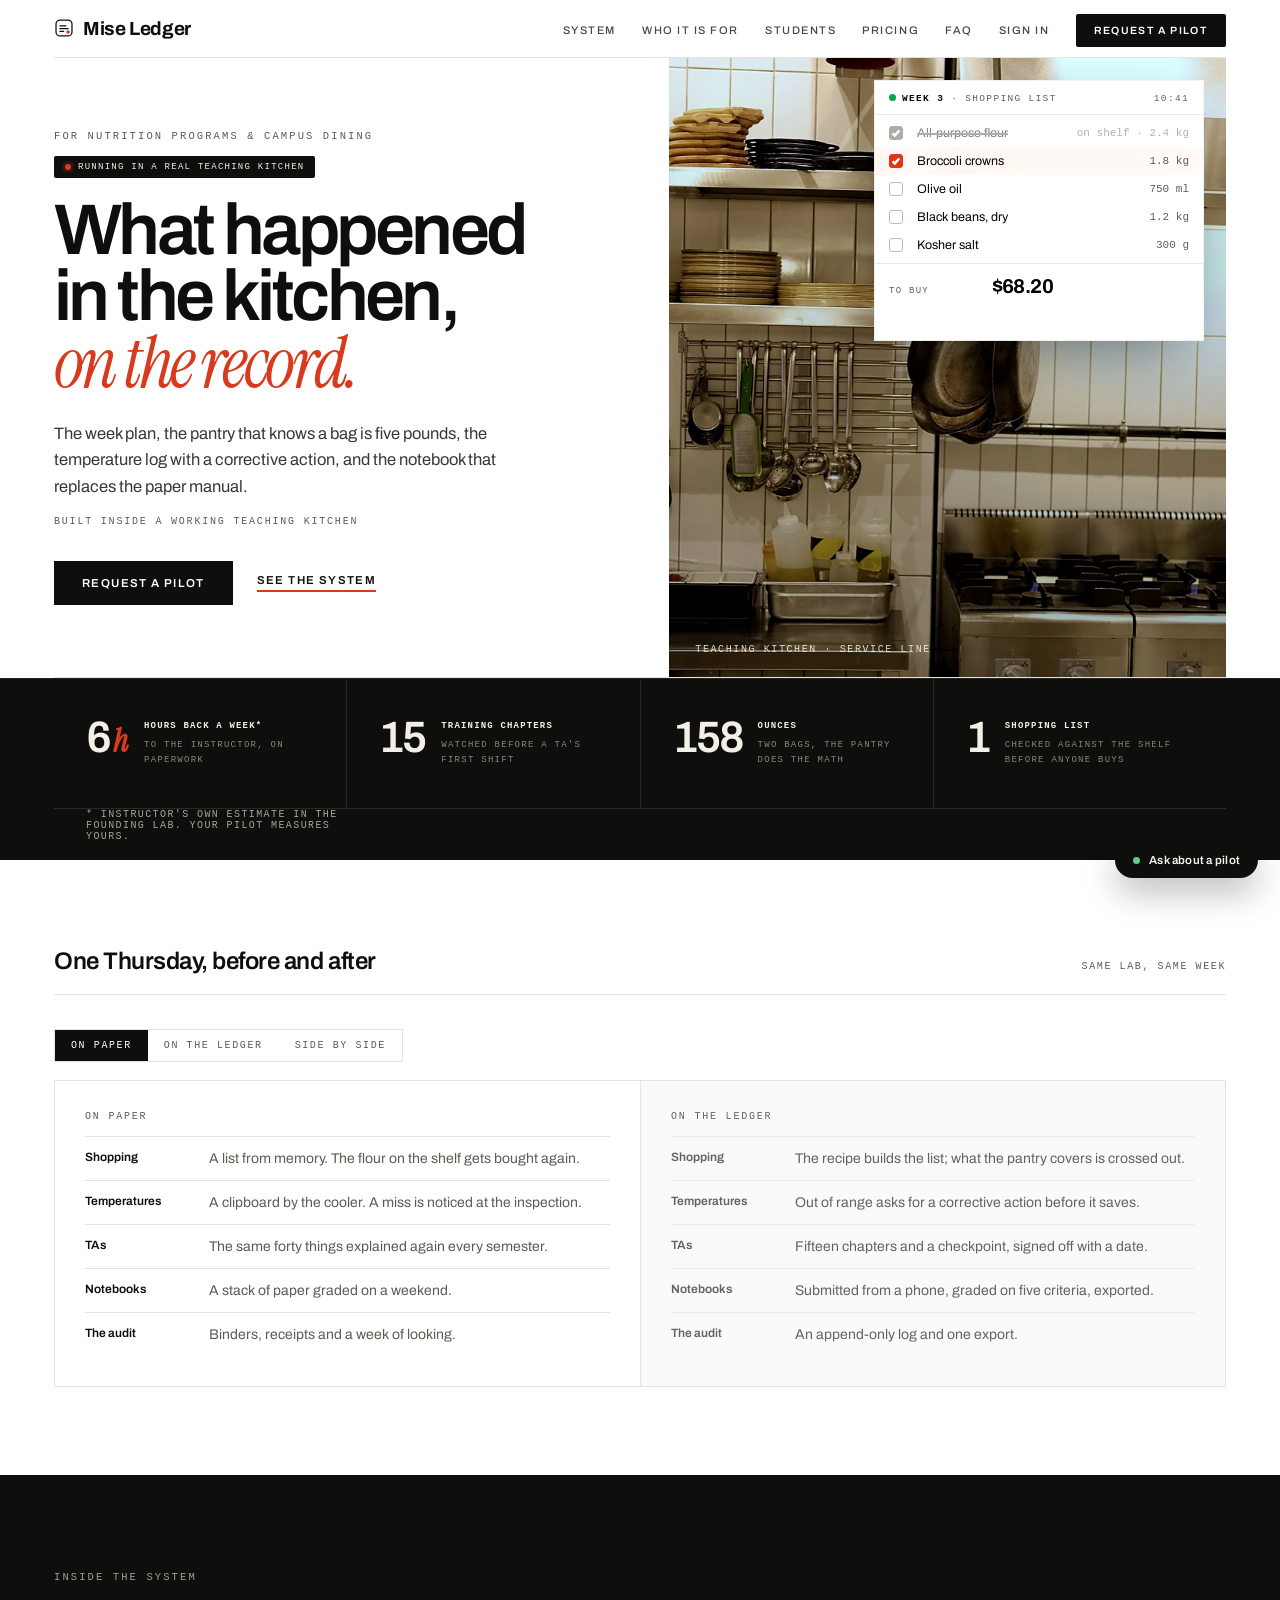
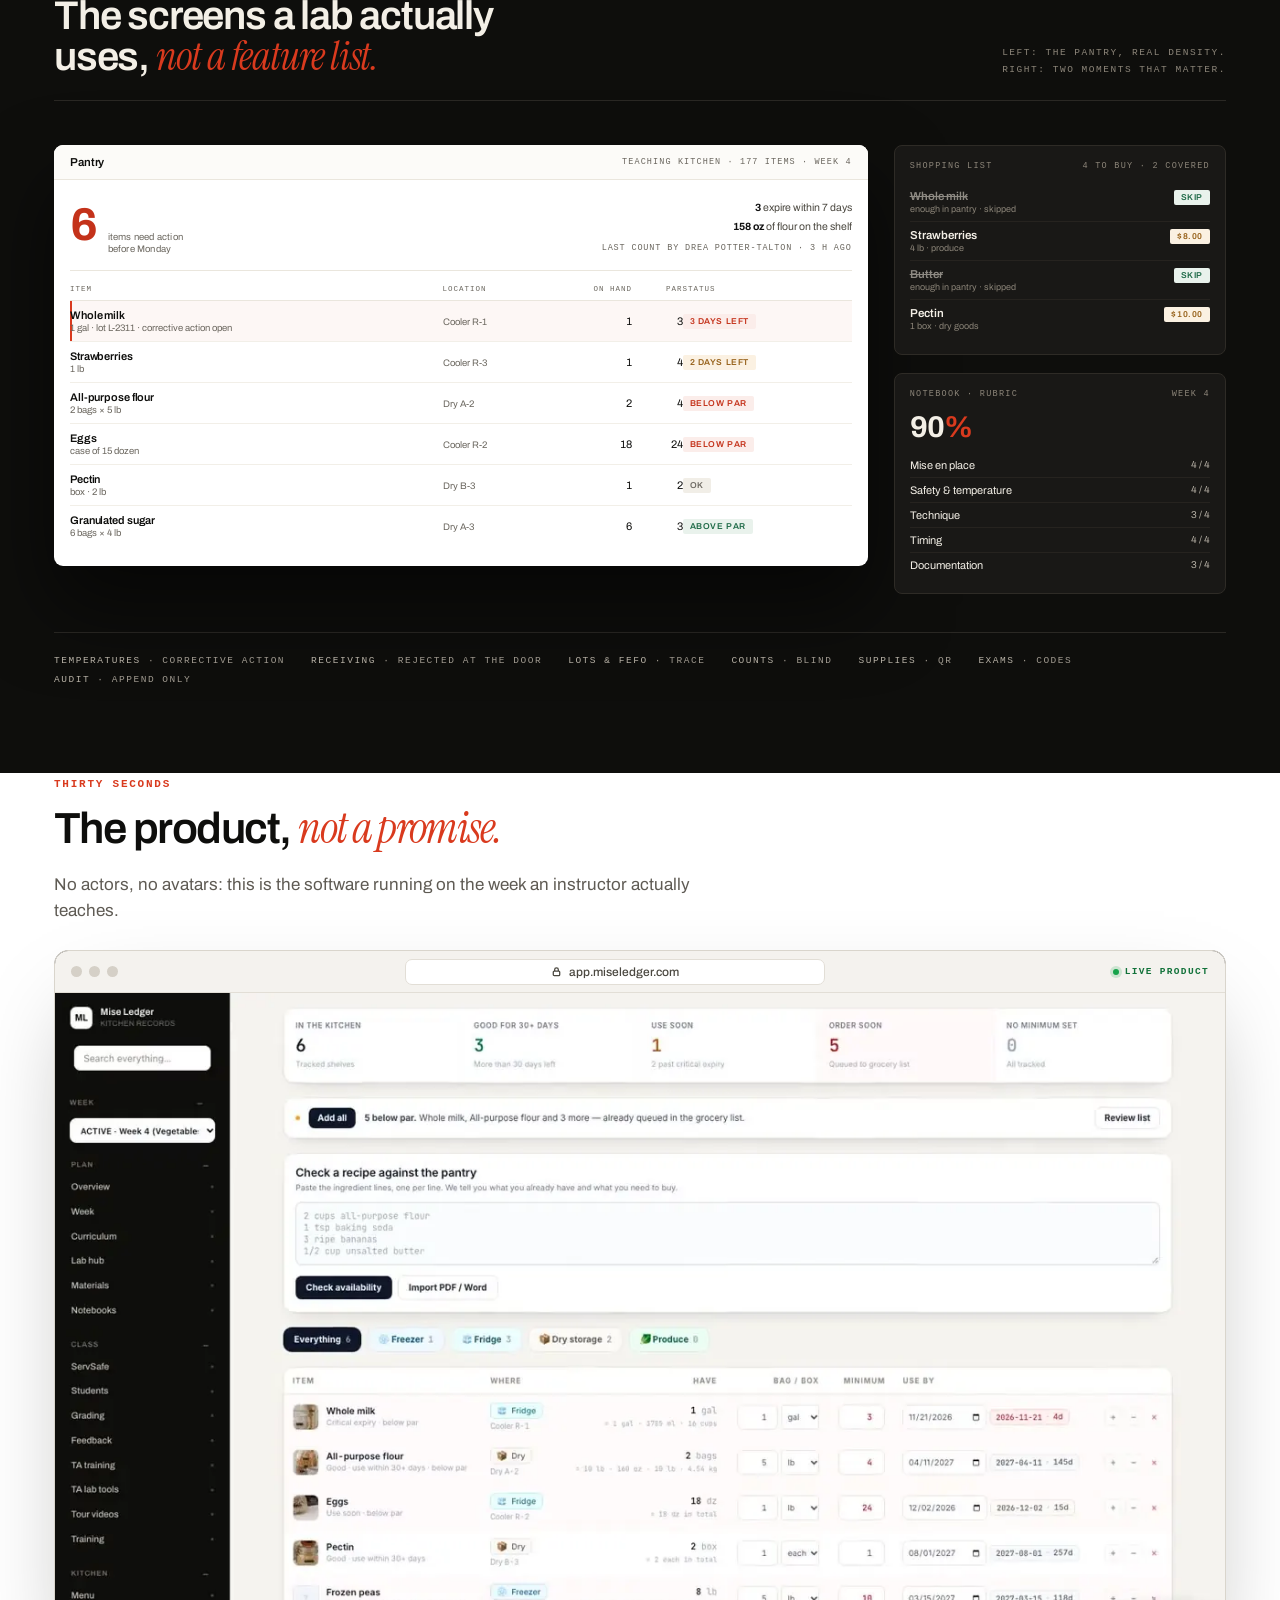
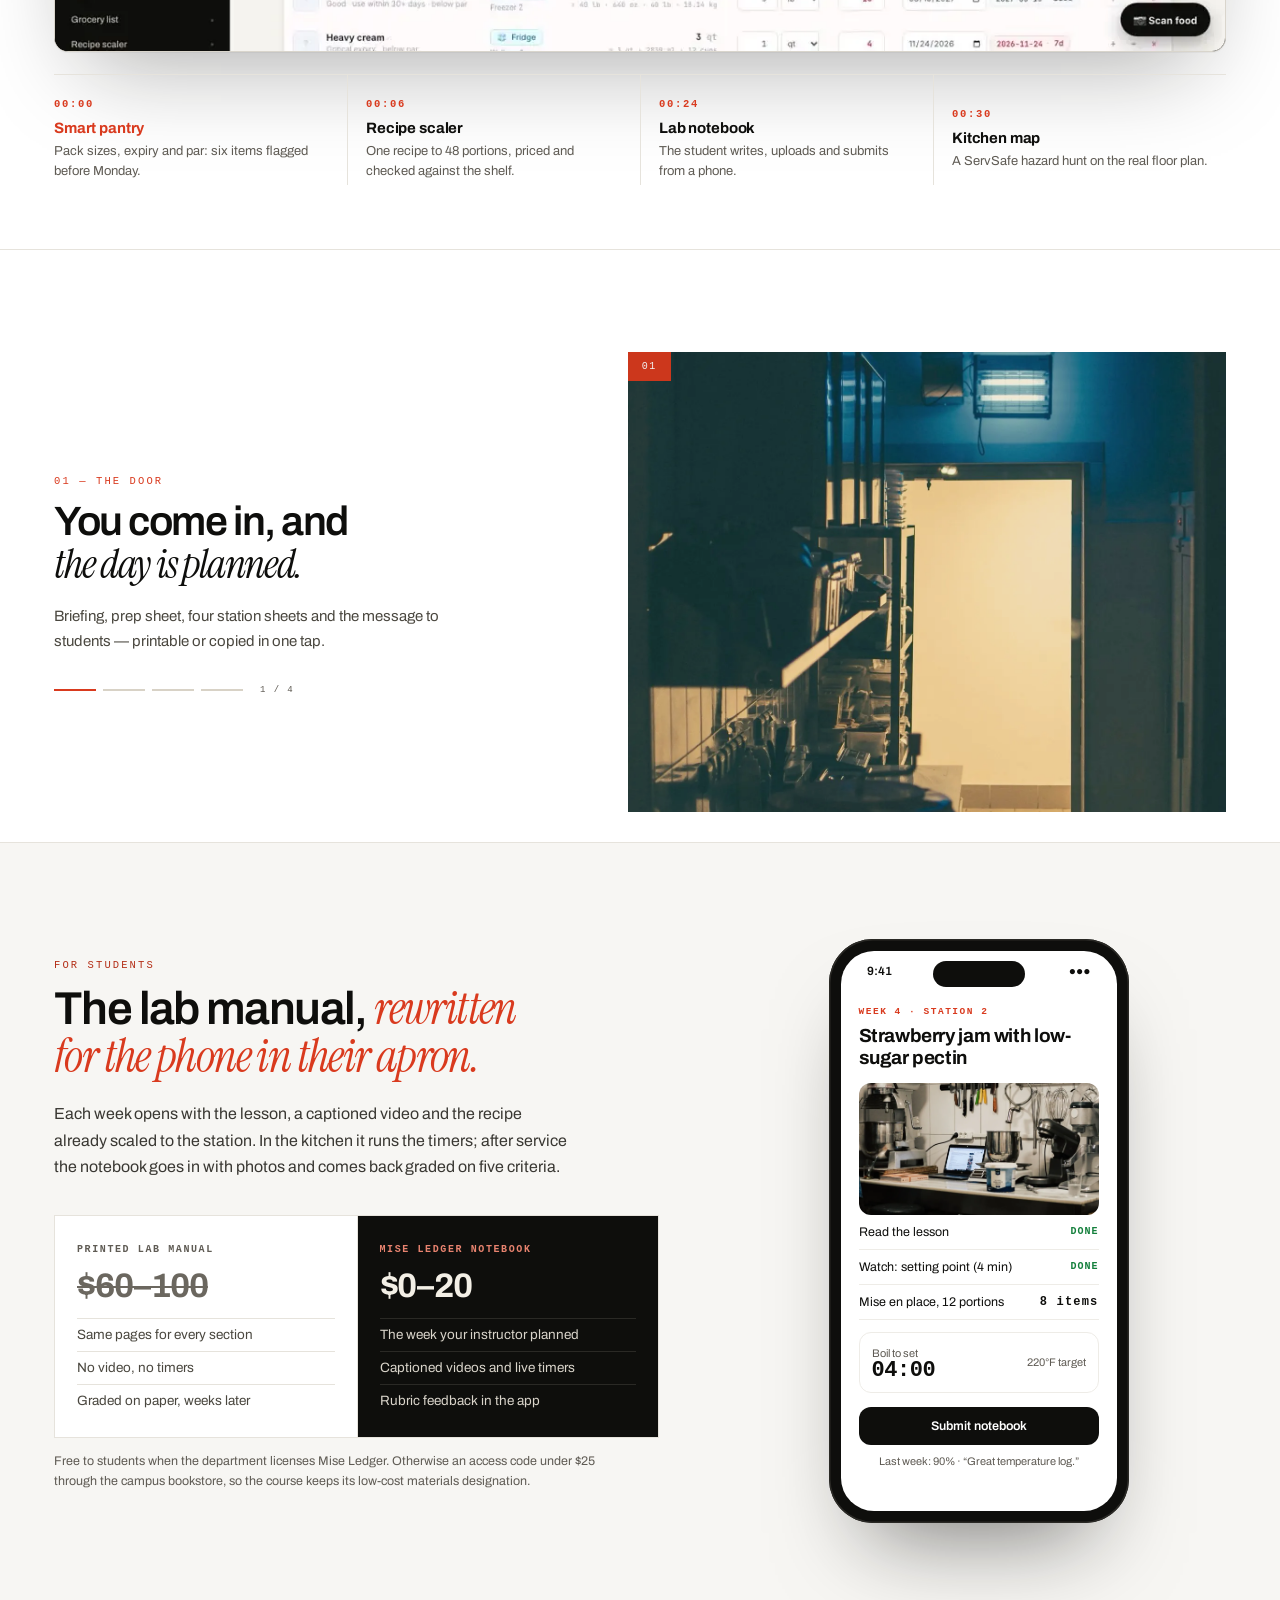
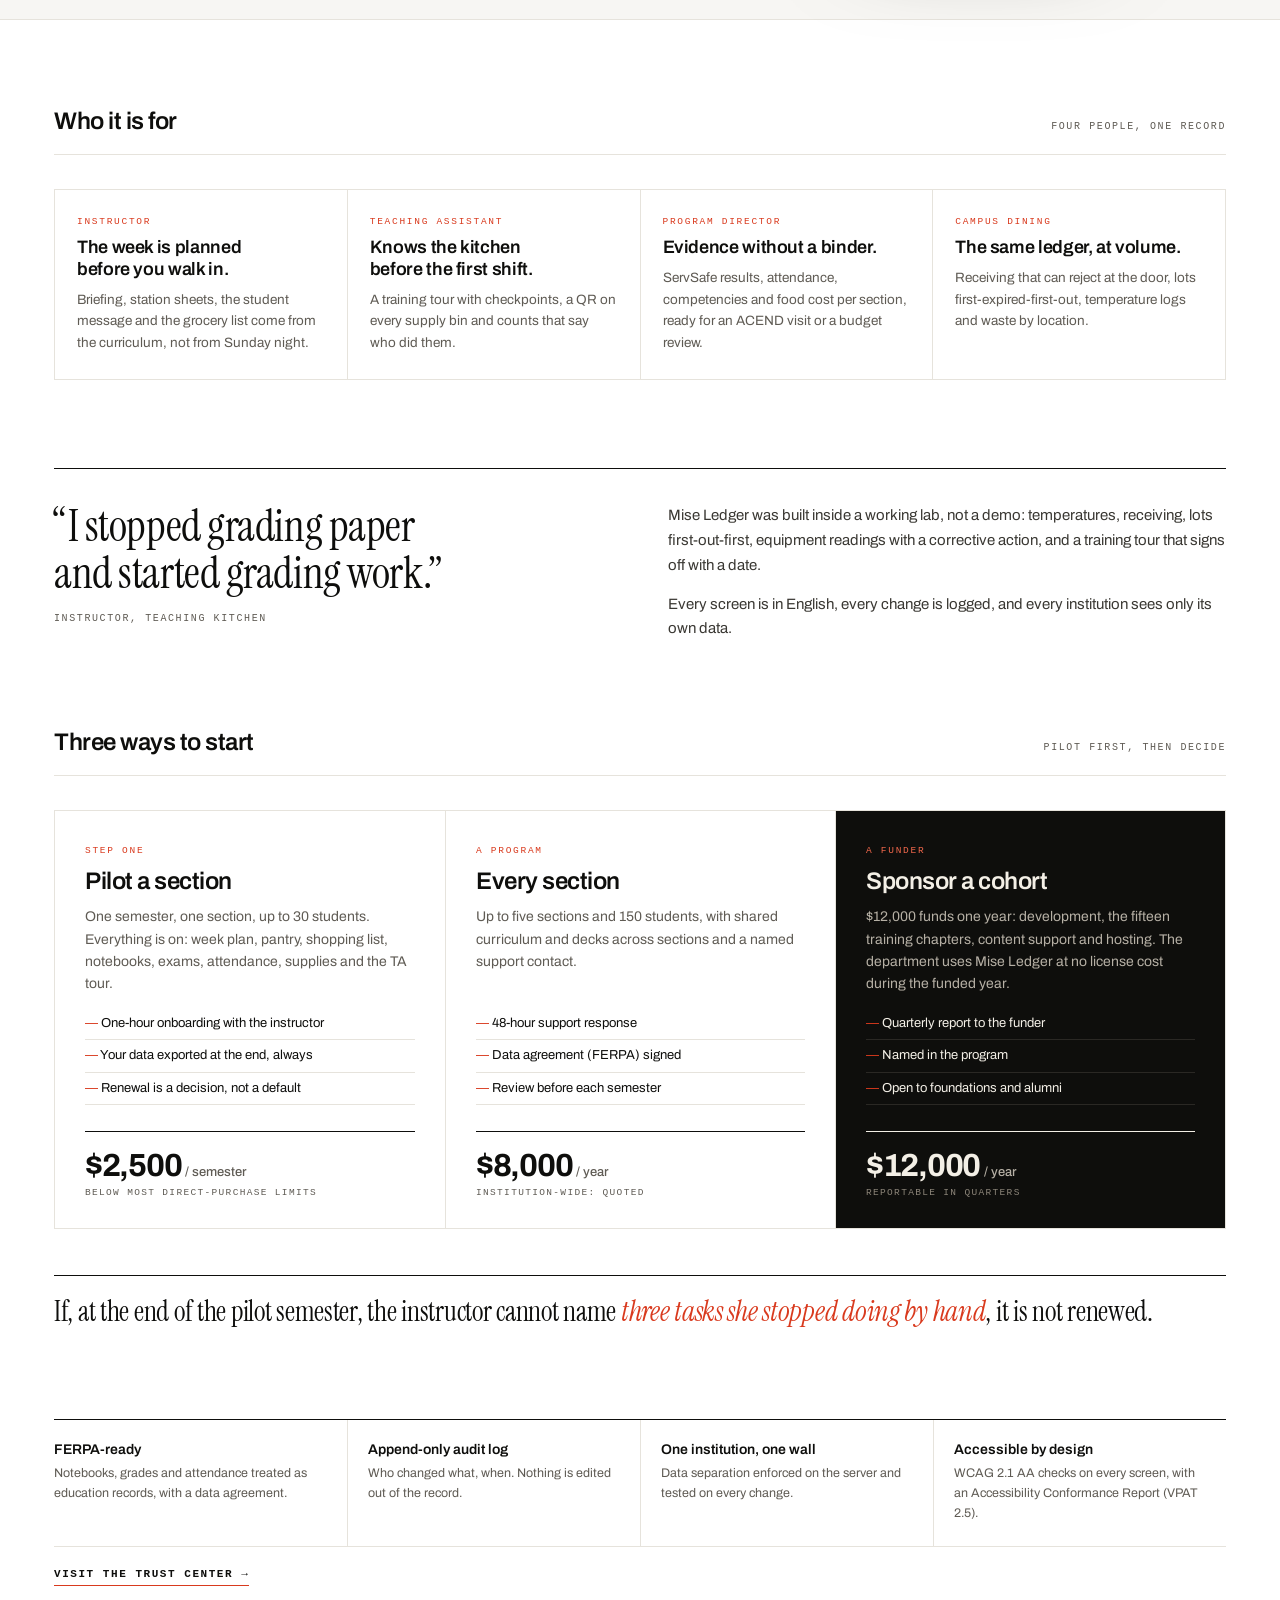
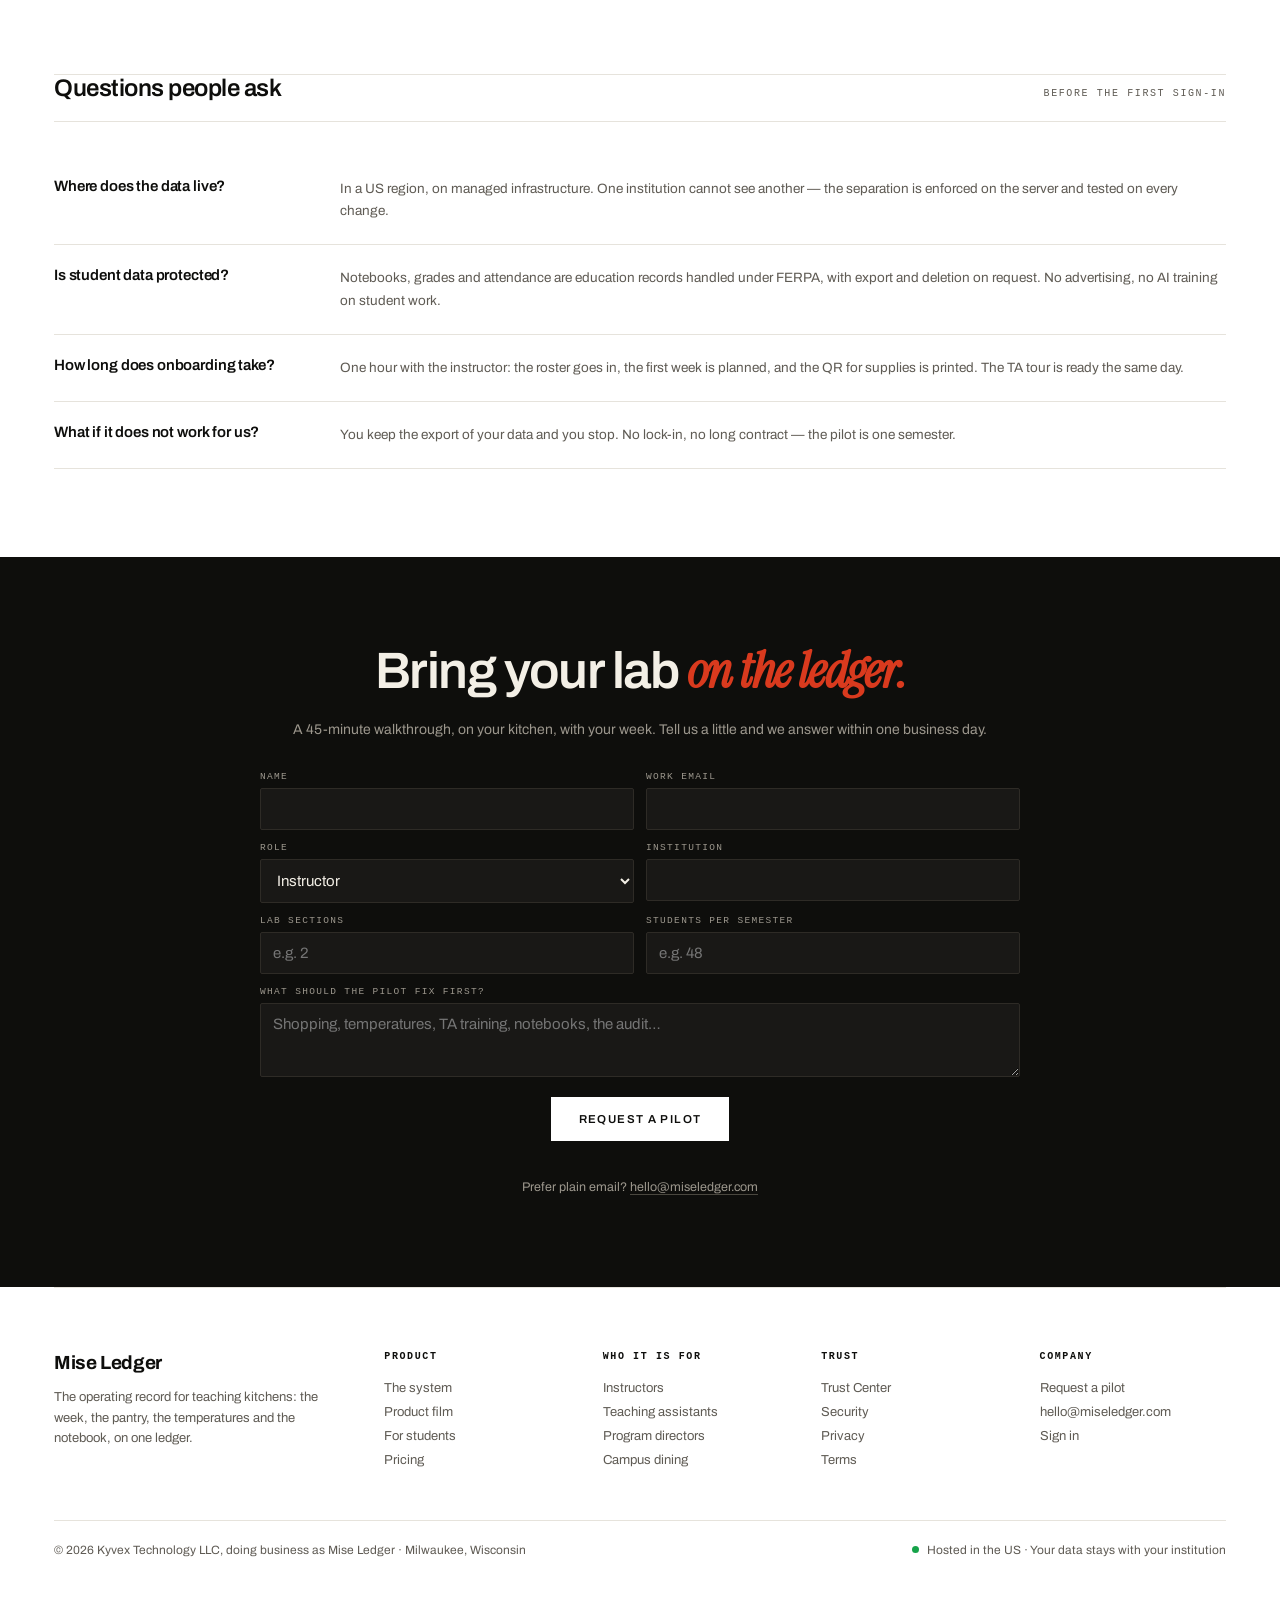
<file: index.html>
<!DOCTYPE html>
<html lang="en">
<head>
<meta charset="UTF-8"/>
<meta name="viewport" content="width=device-width, initial-scale=1"/>
<title>Mise Ledger — the kitchen that remembers</title>
<meta name="description" content="Mise Ledger is the lab-operations system for teaching kitchens: week plans, a pantry that knows its pack sizes, temperatures with corrective actions, and the notebook that replaces the paper manual."/>
<meta property="og:title" content="Mise Ledger — what happened in the kitchen, on the record"/>
<meta property="og:image" content="https://www.miseledger.com/og.png"/>
<meta property="og:url" content="https://www.miseledger.com/"/>
<link rel="canonical" href="https://www.miseledger.com/"/>
<link rel="icon" href="/favicon.svg" type="image/svg+xml"/>
<link rel="icon" href="/favicon.ico" sizes="any"/>
<meta name="theme-color" content="#0E0E0C"/>
<meta property="og:image:width" content="1200"/>
<meta property="og:image:height" content="630"/>
<meta property="og:type" content="website"/>
<meta name="twitter:card" content="summary_large_image"/>
<meta name="twitter:image" content="https://www.miseledger.com/og.png"/>
<meta property="og:description" content="Built inside a working teaching kitchen. One record, from the door to the line."/>
<link rel="preload" as="image" href="/img/hero.webp" type="image/webp"/>
<link rel="stylesheet" href="/fonts/fonts.css">
<script type="application/ld+json">[{"@context":"https://schema.org","@type":"Organization","name":"Mise Ledger","legalName":"Kyvex Technology LLC","url":"https://www.miseledger.com/","logo":"https://www.miseledger.com/favicon.svg","email":"hello@miseledger.com","address":{"@type":"PostalAddress","addressLocality":"Milwaukee","addressRegion":"WI","addressCountry":"US"}},{"@context":"https://schema.org","@type":"SoftwareApplication","name":"Mise Ledger","applicationCategory":"EducationalApplication","operatingSystem":"Web","url":"https://www.miseledger.com/","description":"Lab-operations system for university teaching kitchens: week plans, pantry and inventory, temperature logs with corrective actions, and a digital lab notebook for students.","publisher":{"@type":"Organization","name":"Kyvex Technology LLC"}}]</script>
<style>
  :root{
    --ink:#0E0E0C; --paper:#FFFFFF; --soft:#F7F6F3; --grey:#5F5B54; --rule:#E6E3DC; --red:#D93A1E;
    --sans:"Archivo",-apple-system,Helvetica,Arial,sans-serif;
    --serif:"Instrument Serif",Georgia,serif;
    --mono:ui-monospace,SFMono-Regular,Menlo,monospace;
  }
  *{box-sizing:border-box}
  h1,h2,h3,blockquote{text-wrap:balance}
  ::selection{background:var(--red);color:#fff}
  a:focus-visible,button:focus-visible{outline:2px solid var(--red);outline-offset:3px}
  html{scroll-behavior:smooth}
  section[id],div[id]{scroll-margin-top:24px}
  @media (prefers-reduced-motion: reduce){html{scroll-behavior:auto}}
  /* entrada suave por sección */
  .rv{opacity:0;transform:translateY(16px);transition:opacity .6s ease,transform .6s cubic-bezier(.22,.7,.2,1)}
  .rv.in{opacity:1;transform:none}
  @media (prefers-reduced-motion: reduce){.rv{opacity:1;transform:none;transition:none}}
  /* barra de progreso fina */
  #scrollbar{position:fixed;top:0;left:0;right:0;height:2px;background:transparent;z-index:9999;pointer-events:none}
  #scrollbar i{display:block;height:100%;width:100%;background:var(--red);transform:scaleX(0);transform-origin:0 50%;transition:transform .12s linear}
  /* crossfade de la caminata */
  .walkphoto{overflow:hidden}
  .walkphoto .ph{position:absolute;inset:0;background-position:center 30%;background-size:cover;background-repeat:no-repeat;opacity:0;transition:opacity .7s ease;z-index:1;filter:saturate(.85) contrast(1.04)}
  .walkphoto .ph.on{opacity:1}
  .walkphoto .tag{z-index:3}

  /* ── Motion pass: a live ledger card on the hero, count-up stats, before/after flip ── */
  .shot{overflow:hidden}
  .shot .kb{position:absolute;inset:-4%;background:inherit;background-size:cover;animation:kb 26s ease-in-out infinite alternate;z-index:0}
  @keyframes kb{from{transform:scale(1) translate(0,0)}to{transform:scale(1.08) translate(-1.5%,-1%)}}
  .ledger{position:absolute;right:22px;top:22px;z-index:3;width:min(330px,calc(100% - 44px));background:rgba(255,255,255,.96);backdrop-filter:blur(10px);-webkit-backdrop-filter:blur(10px);border:1px solid rgba(14,14,12,.08);box-shadow:0 24px 60px -24px rgba(14,14,12,.55);font-size:12.5px;color:var(--ink);animation:lgIn .8s cubic-bezier(.22,.7,.2,1) .4s both}
  @keyframes lgIn{from{opacity:0;transform:translateY(14px) scale(.98)}to{opacity:1;transform:none}}
  .ledger .lh{display:flex;justify-content:space-between;align-items:center;padding:12px 14px 10px;border-bottom:1px solid var(--rule);font-family:var(--mono);font-size:9.5px;letter-spacing:.14em;text-transform:uppercase;color:var(--grey)}
  .ledger .lh b{color:var(--ink);font-weight:600}
  .ledger .lh .dot{width:7px;height:7px;border-radius:50%;background:#16a34a;display:inline-block;margin-right:6px;box-shadow:0 0 0 0 rgba(22,163,74,.5);animation:pulse 1.8s infinite}
  @keyframes pulse{70%{box-shadow:0 0 0 7px rgba(22,163,74,0)}100%{box-shadow:0 0 0 0 rgba(22,163,74,0)}}
  .ledger ul{list-style:none;margin:0;padding:4px 0}
  .ledger li{display:grid;grid-template-columns:18px 1fr auto;gap:10px;align-items:center;padding:7px 14px;transition:opacity .4s ease,background .4s ease}
  .ledger li .bx{width:14px;height:14px;border:1.5px solid #b9b4aa;border-radius:3px;display:grid;place-items:center;transition:all .3s ease}
  .ledger li .bx svg{width:10px;height:10px;stroke:#fff;stroke-width:3;fill:none;stroke-dasharray:14;stroke-dashoffset:14;transition:stroke-dashoffset .35s ease .1s}
  .ledger li .nm{position:relative;white-space:nowrap;overflow:hidden;text-overflow:ellipsis;justify-self:start;max-width:100%}
  .ledger li .nm::after{content:"";position:absolute;left:0;top:52%;height:1.5px;width:0;background:var(--grey);transition:width .45s ease}
  .ledger li .q{font-family:var(--mono);font-size:11px;color:var(--grey);font-variant-numeric:tabular-nums}
  .ledger li.shelf{opacity:.5}
  .ledger li.shelf .bx{background:var(--grey);border-color:var(--grey)}
  .ledger li.shelf .bx svg,.ledger li.buy .bx svg{stroke-dashoffset:0}
  .ledger li.shelf .nm::after{width:100%}
  .ledger li.shelf .q::before{content:"on shelf · "}
  .ledger li.buy .bx{background:var(--red);border-color:var(--red)}
  .ledger li.buy{background:rgba(217,58,30,.05)}
  .ledger .lf{display:flex;justify-content:space-between;align-items:baseline;padding:11px 14px 12px;border-top:1px solid var(--rule)}
  .ledger .lf small{font-family:var(--mono);font-size:9px;letter-spacing:.14em;text-transform:uppercase;color:var(--grey)}
  .ledger .lf strong{font-size:20px;letter-spacing:-.03em;font-variant-numeric:tabular-nums}
  .ledger .lf em{font-family:var(--serif);color:#15803d;font-size:14px;margin-left:8px;opacity:0;transition:opacity .5s ease}
  .ledger .lf em.on{opacity:1}
  .ledger .temp{display:flex;gap:10px;align-items:center;padding:9px 14px;border-top:1px dashed var(--rule);font-family:var(--mono);font-size:10.5px;color:var(--grey);opacity:0;transform:translateY(6px);transition:all .45s ease}
  .ledger .temp.on{opacity:1;transform:none}
  .ledger .temp b{color:#15803d;font-weight:600}
  .band .val [data-count]{display:inline-block;min-width:1ch}
  .baswitch{display:inline-flex;border:1px solid var(--rule);margin:0 0 18px;background:#fff}
  .baswitch button{all:unset;cursor:pointer;padding:10px 16px;font-family:var(--mono);font-size:10px;letter-spacing:.16em;text-transform:uppercase;color:var(--grey);transition:background .25s ease,color .25s ease}
  .baswitch button[aria-pressed="true"]{background:var(--ink);color:#fff}
  .baswitch button:focus-visible{outline:2px solid var(--red);outline-offset:2px}
  .ba > div{transition:opacity .45s ease,filter .45s ease}
  .ba.show-before .after,.ba.show-after .before{filter:grayscale(1);background:#FBFAF8}
  .ba.show-before .after *,.ba.show-after .before *{color:#67635B!important;border-color:#EEEBE5!important}
  .ba .after .row{transition:transform .5s cubic-bezier(.22,.7,.2,1),opacity .5s ease}
  .ba.show-after .after .row{animation:rowIn .5s cubic-bezier(.22,.7,.2,1) both}
  .ba.show-after .after .row:nth-child(3){animation-delay:.08s}.ba.show-after .after .row:nth-child(4){animation-delay:.16s}.ba.show-after .after .row:nth-child(5){animation-delay:.24s}.ba.show-after .after .row:nth-child(6){animation-delay:.32s}
  @keyframes rowIn{from{opacity:0;transform:translateX(10px)}to{opacity:1;transform:none}}
  .btn,.tier,nav .navcta{transition:transform .2s ease,box-shadow .2s ease,background .2s ease}
  .btn:hover{transform:translateY(-2px);box-shadow:0 10px 24px -12px rgba(14,14,12,.6)}
  .tier:hover{transform:translateY(-3px);box-shadow:0 18px 40px -26px rgba(14,14,12,.45);position:relative;z-index:1}
  @media (max-width:720px){.ledger{right:12px;top:auto;bottom:12px;width:calc(100% - 24px);font-size:12px}.ledger li{padding:5px 12px}.ledger .temp{display:none}.shot .cap{display:none}}
  @media (max-width:420px){.ledger li:nth-child(n+4){display:none}}
  @media (prefers-reduced-motion: reduce){.shot .kb,.ledger,.ledger .lh .dot{animation:none}.ba.show-after .after .row{animation:none}.btn:hover,.tier:hover{transform:none}}
  body{margin:0;background:var(--paper);color:var(--ink);font-family:var(--sans);-webkit-font-smoothing:antialiased}
  .wrap{max-width:1240px;margin:0 auto;padding:0 34px}
  a{color:inherit;text-decoration:none}
  /* header */
  header{display:flex;align-items:center;justify-content:space-between;padding:18px 0;position:sticky;top:0;z-index:60;background:rgba(255,255,255,.9);backdrop-filter:blur(12px);-webkit-backdrop-filter:blur(12px);border-bottom:1px solid var(--rule)}
  .mark{font-weight:700;font-size:19px;letter-spacing:-.02em}
  .mark i{color:var(--red);font-style:normal}
  nav a{font-size:11px;letter-spacing:.14em;text-transform:uppercase;margin-left:26px;color:#4A473F;font-weight:500}
  nav a:hover{color:var(--red)}
  nav .navcta{background:var(--ink);color:#fff;padding:11px 18px;font-size:10.5px;letter-spacing:.13em;font-weight:600;margin-left:26px;border-radius:2px}
  nav .navcta:hover{background:var(--red);color:#fff}
  .rule{height:1px;background:var(--rule)}
  /* hero */
  .hero{display:grid;grid-template-columns:1.05fr .95fr;border-bottom:1px solid var(--rule)}
  .hero-copy{padding:72px 54px 72px 0;display:flex;flex-direction:column;justify-content:center}
  .kicker{font-family:var(--mono);font-size:10.5px;letter-spacing:.2em;text-transform:uppercase;color:var(--grey)}
  .hero-topline{display:flex;align-items:center;gap:14px;flex-wrap:wrap}
  .live{font-family:var(--mono);font-size:9px;letter-spacing:.14em;text-transform:uppercase;color:#F3EFE6;background:var(--ink);padding:6px 11px;border-radius:2px;display:inline-flex;align-items:center;gap:7px}
  .live i{width:6px;height:6px;border-radius:50%;background:var(--red);box-shadow:0 0 0 3px rgba(217,58,30,.18)}
  h1{margin:20px 0 0;font-size:clamp(44px,5.6vw,84px);line-height:.92;letter-spacing:-.05em;font-weight:600}
  h1 em{font-family:var(--serif);font-style:italic;font-weight:400;color:var(--red)}
  .lede{margin:24px 0 0;font-size:16.5px;line-height:1.6;color:#3A3833;max-width:470px}
  .for{margin-top:16px;font-family:var(--mono);font-size:10px;letter-spacing:.18em;text-transform:uppercase;color:var(--grey)}
  .actions{margin-top:34px;display:flex;align-items:center;gap:24px;flex-wrap:wrap}
  .btn{background:var(--ink);color:#fff;font-size:11.5px;letter-spacing:.12em;text-transform:uppercase;font-weight:600;padding:16px 28px}
  .btn:hover{background:var(--red)}
  .link{font-size:11.5px;letter-spacing:.12em;text-transform:uppercase;font-weight:600;border-bottom:2px solid var(--red);padding-bottom:4px}
  .shot{position:relative;background:#141310 url('img/hero.webp') center 42%/cover no-repeat;min-height:480px;filter:contrast(1.08) saturate(1.04)}
  .shot::after{content:"";position:absolute;inset:0;background:linear-gradient(180deg,rgba(14,14,12,.04),rgba(14,14,12,.34))}
  .shot .cap{position:absolute;left:26px;bottom:22px;z-index:2;color:#F3EFE6;font-family:var(--mono);font-size:10px;letter-spacing:.16em;text-transform:uppercase;opacity:.85}
  /* product mockups */
  .inside{background:var(--ink);color:#F3EFE6;padding:96px 0 84px;overflow:hidden}
  .inside-head{display:grid;grid-template-columns:1fr auto;align-items:end;gap:24px;border-bottom:1px solid #2A2824;padding-bottom:22px}
  .inside-head h2{margin:12px 0 0;font-size:clamp(26px,3.2vw,40px);line-height:1.04;letter-spacing:-.03em;font-weight:600;max-width:620px}
  .inside-head h2 em{font-family:var(--serif);font-style:italic;font-weight:400;color:var(--red)}
  .inside-head .side{font-family:var(--mono);font-size:9.5px;letter-spacing:.16em;text-transform:uppercase;color:#8C8579;text-align:right;line-height:1.7}
  .stage{display:grid;grid-template-columns:1.42fr .58fr;gap:26px;align-items:start;margin-top:44px}
  .window{background:#fff;color:var(--ink);border-radius:9px;overflow:hidden;box-shadow:0 40px 80px rgba(0,0,0,.55),0 1px 0 rgba(255,255,255,.35) inset}
  .win-bar{display:flex;align-items:center;justify-content:space-between;padding:11px 16px;border-bottom:1px solid #EAE6DD;background:#FCFBF8}
  .win-name{font-size:11.5px;font-weight:600;letter-spacing:-.01em}
  .win-meta{font-family:var(--mono);font-size:8.5px;letter-spacing:.13em;text-transform:uppercase;color:#8C867C}
  .win-body{padding:18px 16px 20px}
  .whead{display:grid;grid-template-columns:auto 1fr;gap:26px;align-items:end;padding-bottom:14px;margin-bottom:14px;border-bottom:1px solid #EAE6DD}
  .wbig{display:flex;align-items:baseline;gap:12px}
  .wbig .num{font-size:46px;font-weight:700;letter-spacing:-.05em;color:#C4321A;line-height:.9;font-variant-numeric:tabular-nums}
  .wbig .lab{font-size:9.5px;line-height:1.35;color:#8C867C;letter-spacing:.02em}
  .wfacts{font-size:10.5px;color:#4A473F;line-height:1.85;text-align:right}
  .wfacts b{font-weight:700;color:#111}
  .wfacts .muted{font-family:var(--mono);font-size:8.5px;letter-spacing:.1em;text-transform:uppercase;color:#A9A399;margin-top:4px}
  .kpi{background:#FCFBF8;padding:11px 12px}
  .kpi .v{font-size:19px;font-weight:700;letter-spacing:-.03em;font-variant-numeric:tabular-nums}
  .kpi .v.r{color:var(--red)}
  .kpi .k{font-family:var(--mono);font-size:8px;letter-spacing:.12em;text-transform:uppercase;color:#8C867C;margin-top:3px}
  table.tbl{width:100%;border-collapse:collapse;font-size:11px}
  table.tbl td.r{font-variant-numeric:tabular-nums;padding-left:10px}
  table.tbl th{font-family:var(--mono);font-size:7.5px;letter-spacing:.13em;text-transform:uppercase;color:#8C867C;text-align:left;font-weight:500;padding:0 0 7px;border-bottom:1px solid #EAE6DD}
  table.tbl th.r,table.tbl td.r{text-align:right;font-variant-numeric:tabular-nums}
  table.tbl td{padding:8px 0;border-bottom:1px solid #F2EFE8;vertical-align:middle}
  table.tbl tr:last-child td{border-bottom:0}
  table.tbl tr.flag td{background:#FDF7F5}
  table.tbl tr.flag td:first-child{box-shadow:inset 2px 0 0 #D93A1E}
  .it{font-weight:600;letter-spacing:-.01em}
  .sub{display:block;font-size:9.5px;color:#8C867C;margin-top:2px;letter-spacing:0}
  .pill{display:inline-block;font-size:8.5px;letter-spacing:.07em;text-transform:uppercase;padding:3px 7px;border-radius:2px;white-space:nowrap;font-weight:600}
  .pill.r{background:#FBEDEA;color:#C4321A}
  .pill.a{background:#FBF1E2;color:#96611A}
  .pill.g{background:#E9F2EC;color:#1E6A47}
  .pill.n{background:#F1EEE7;color:#6E6A63}
  .details{display:grid;gap:18px}
  .detail{background:#191816;border:1px solid #2E2B26;border-radius:8px;padding:15px 15px 16px;color:#F3EFE6}
  .detail .dl{font-family:var(--mono);font-size:8.5px;letter-spacing:.15em;text-transform:uppercase;color:#8C8579;display:flex;justify-content:space-between;margin-bottom:12px}
  .line{display:flex;align-items:baseline;justify-content:space-between;gap:10px;padding:7px 0;border-bottom:1px solid #26231F;font-size:11.5px}
  .line:last-child{border-bottom:0}
  .line b{font-weight:600}
  .line .x{opacity:1;color:#8E8A83;text-decoration:line-through}
  .line span.mut{display:block;font-size:9px;color:#8C8579;margin-top:2px}
  .skill{display:flex;align-items:center;justify-content:space-between;gap:10px;font-size:11px;padding:6px 0;border-bottom:1px solid #26231F}
  .skill:last-child{border-bottom:0}
  .skill i{font-style:normal;font-variant-numeric:tabular-nums;color:#B6B0A5;font-size:10px}
  .big-n{font-size:30px;font-weight:700;letter-spacing:-.035em;font-variant-numeric:tabular-nums}
  .big-n em{font-style:normal;color:var(--red)}
  .modules{margin-top:38px;border-top:1px solid #2A2824;padding-top:18px;font-family:var(--mono);font-size:9.5px;letter-spacing:.16em;text-transform:uppercase;color:#7C766B;display:flex;flex-wrap:wrap;gap:0 26px;line-height:2}
  .modules b{color:#B6B0A5;font-weight:500}
  .pricing{display:grid;grid-template-columns:1fr .9fr;gap:56px;align-items:center}
  .price{font-size:clamp(56px,7vw,96px);font-weight:700;letter-spacing:-.05em;line-height:.95}
  .price small{display:block;font-family:var(--mono);font-size:11px;letter-spacing:.16em;text-transform:uppercase;color:var(--grey);margin-top:12px}
  .pledge{border-top:1px solid var(--ink);padding-top:18px;font-family:var(--serif);font-size:clamp(20px,2.4vw,28px);line-height:1.3;letter-spacing:-.01em}
  .pledge em{color:var(--red)}
  /* --- restored: sections that lost their rules --- */
  section.pad{padding:88px 0}
  .head{display:flex;align-items:baseline;justify-content:space-between;gap:20px;border-bottom:1px solid var(--rule);padding-bottom:20px;margin-bottom:34px}
  .head h2{margin:0;font-size:24px;letter-spacing:-.02em;font-weight:600}
  .head span{font-family:var(--mono);font-size:10px;letter-spacing:.16em;text-transform:uppercase;color:var(--grey)}
  /* band: four facts, stacked value + label */
  .band{background:var(--ink);color:#F3EFE6;border-top:1px solid #232120}
  .band .in{display:grid;grid-template-columns:repeat(4,1fr);gap:1px;background:#2A2824}
  .band .cell{background:var(--ink);padding:36px 32px 40px;display:grid;grid-template-columns:auto 1fr;grid-template-rows:auto;align-items:start;column-gap:16px}
  .band .val{font-size:44px;font-weight:600;letter-spacing:-.045em;line-height:1;font-variant-numeric:tabular-nums;display:flex;align-items:baseline;gap:2px;grid-column:1;grid-row:1}
  .band .val em{font-family:var(--serif);font-style:italic;color:var(--red);font-size:.72em;letter-spacing:0}
  .band .lab{margin:4px 0 0;font-family:var(--mono);font-size:9px;letter-spacing:.14em;text-transform:uppercase;color:#8C8579;line-height:1.65;max-width:none;grid-column:2;grid-row:1;align-self:start}
  .band .lab b{display:block;color:#F3EFE6;font-weight:600;letter-spacing:.13em;margin-bottom:4px}
  #walk{background:var(--paper);padding:96px 0 0;border-top:1px solid var(--rule)}
  .walkgrid{display:grid;grid-template-columns:.92fr 1.08fr;gap:64px;align-items:center;min-height:520px}
  .walktxt .step{font-family:var(--mono);font-size:10.5px;letter-spacing:.2em;text-transform:uppercase;color:var(--red)}
  .walktxt h2{margin:14px 0 0;font-size:clamp(28px,3.2vw,44px);line-height:1.03;letter-spacing:-.035em;font-weight:600;max-width:430px}
  .walktxt h2 em{font-family:var(--serif);font-style:italic;font-weight:400}
  .walktxt p{margin:18px 0 0;color:#4A473F;font-size:15px;line-height:1.65;max-width:400px}
  .prog{display:flex;gap:7px;margin-top:32px}
  .prog i{display:block;width:42px;height:2px;background:#D8D2C6}
  .prog i.on{background:var(--red)}
  .prog{align-items:center}
  .pcount{margin-left:10px;font-family:var(--mono);font-size:9px;letter-spacing:.16em;color:var(--grey)}
  .walkphoto{background:#141310 center 30%/cover no-repeat;min-height:460px;position:relative}
  .walkphoto::after{content:"";position:absolute;inset:0;background:rgba(14,14,12,.18);z-index:2;pointer-events:none}
  .walkphoto .tag{position:absolute;left:0;top:0;z-index:2;background:var(--red);color:#fff;font-family:var(--mono);font-size:10px;letter-spacing:.16em;text-transform:uppercase;padding:9px 14px}
  .faq{border-top:1px solid var(--rule)}
  .faq .q{border-bottom:1px solid var(--rule);padding:22px 0;display:grid;grid-template-columns:.3fr 1fr;gap:20px}
  .faq .q h4{margin:0;font-size:15px;font-weight:600;letter-spacing:-.01em}
  .faq .q p{margin:0;font-size:13.5px;line-height:1.65;color:var(--grey)}
  .cta{background:var(--ink);color:#F3EFE6;padding:80px 0;text-align:center}
  .cta h2{margin:0;font-size:clamp(30px,4vw,52px);letter-spacing:-.03em;font-weight:600}
  .cta h2 em{font-family:var(--serif);font-style:italic;color:var(--red)}
  .cta .sub{margin:18px 0 0;color:#9C978D;font-size:14px}
  .cta .btn{margin-top:30px;display:inline-block;background:#fff;color:var(--ink)}
  .cta .btn:hover{background:var(--red);color:#fff}
  footer a{color:inherit;text-decoration:none;border-bottom:1px solid var(--rule)}
  footer a:hover{border-color:var(--ink)}
  footer{border-top:1px solid var(--rule);padding:28px 0 80px;display:flex;justify-content:space-between;gap:20px;font-size:11.5px;color:var(--grey)}

  /* --- quote + tiers (base rules were missing) --- */
  .quote{display:grid;grid-template-columns:1fr 1fr;gap:56px;align-items:start;border-top:1px solid var(--ink);padding-top:34px}
  .quote blockquote{margin:0;font-family:var(--serif);font-size:clamp(28px,3.4vw,44px);line-height:1.08;letter-spacing:-.01em}
  .quote small{display:block;margin-top:16px;font-family:var(--mono);font-size:10px;letter-spacing:.16em;text-transform:uppercase;color:var(--grey)}
  .quote .body p{margin:14px 0 0;font-size:15px;line-height:1.65;color:#3A3833}
  .tiers{display:grid;grid-template-columns:repeat(3,1fr);border:1px solid var(--rule)}
  .tier{padding:34px 30px 30px;display:flex;flex-direction:column;gap:12px;background:var(--paper)}
  .tier + .tier{border-left:1px solid var(--rule)}
  .tier.dark{background:var(--ink);color:#F3EFE6}
  .tier-tag{font-family:var(--mono);font-size:9.5px;letter-spacing:.18em;text-transform:uppercase;color:var(--red)}
  .tier h3{margin:0;font-size:24px;letter-spacing:-.02em;font-weight:600}
  .tier p{margin:0;font-size:14px;line-height:1.6;color:var(--grey);flex:1}
  .tier.dark p{color:#B6B0A5}
  .tier ul{margin:0;padding:0;list-style:none;font-size:13px;line-height:1.5}
  .tier li{padding:6px 0;border-bottom:1px solid var(--rule)}
  .tier.dark li{border-color:#2A2824}
  .tier li::before{content:"— ";color:var(--red)}
  .tier-foot{display:flex;flex-direction:column;gap:4px;margin-top:14px;padding-top:16px;border-top:1px solid var(--ink)}
  .tier.dark .tier-foot{border-color:#F3EFE6}
  .tier-price{font-size:32px;font-weight:700;letter-spacing:-.04em}
  .tier-price small{font-size:13px;font-weight:500;letter-spacing:0;color:var(--grey);margin-left:4px}
  .tier.dark .tier-price small{color:#B6B0A5}
  .tier-note{font-family:var(--mono);font-size:9.5px;letter-spacing:.14em;text-transform:uppercase;color:var(--grey)}
  .tier.dark .tier-note{color:#8C8579}
  .band .note{grid-column:1/-1;background:var(--ink);padding:0 32px 18px;font-family:var(--mono);font-size:10px;letter-spacing:.14em;text-transform:uppercase;color:#A8A399}
  /* before / after */
  .ba{display:grid;grid-template-columns:1fr 1fr;border:1px solid var(--rule)}
  .ba > div{padding:30px}
  .ba .after{background:var(--soft);border-left:1px solid var(--rule)}
  .ba h3{margin:0 0 14px;font-family:var(--mono);font-size:10px;letter-spacing:.18em;text-transform:uppercase;color:var(--grey);font-weight:500}
  .ba .after h3{color:#B42F17}
  .ba .row{display:grid;grid-template-columns:110px 1fr;gap:14px;padding:11px 0;border-top:1px solid var(--rule);font-size:14px;line-height:1.5}
  .ba .row b{font-weight:600;font-size:12px}
  .ba .before .row span{color:var(--grey)}
  /* roles */
  .roles{display:grid;grid-template-columns:repeat(4,1fr);gap:1px;background:var(--rule);border:1px solid var(--rule)}
  .role{background:var(--paper);padding:26px 22px}
  .role .who{font-family:var(--mono);font-size:9.5px;letter-spacing:.18em;text-transform:uppercase;color:var(--red)}
  .role h3{margin:10px 0 8px;font-size:18px;letter-spacing:-.02em;font-weight:600;line-height:1.2}
  .role p{margin:0;font-size:13.5px;line-height:1.6;color:var(--grey)}
  /* trust strip */
  .trust{display:grid;grid-template-columns:repeat(4,1fr);border-top:1px solid var(--ink);border-bottom:1px solid var(--rule)}
  .trust div{padding:22px 20px 22px 0}
  .trust div + div{padding-left:20px;border-left:1px solid var(--rule)}
  .trust b{display:block;font-size:14px;font-weight:600;margin-bottom:6px}
  .trust span{font-size:12.5px;line-height:1.55;color:var(--grey)}
  /* pilot form */
  .pform{max-width:760px;margin:34px auto 0;display:grid;grid-template-columns:1fr 1fr;gap:12px;text-align:left}
  .pform label{display:flex;flex-direction:column;gap:6px;font-family:var(--mono);font-size:9.5px;letter-spacing:.14em;text-transform:uppercase;color:#9C978D}
  .pform input,.pform select,.pform textarea{font:15px var(--sans);color:#F3EFE6;background:#191816;border:1px solid #2E2B26;border-radius:2px;padding:12px 12px;width:100%}
  .pform input:focus,.pform select:focus,.pform textarea:focus{outline:2px solid var(--red);outline-offset:0;border-color:transparent}
  .pform .full{grid-column:1/-1}
  .pform button{grid-column:1/-1;justify-self:center;margin-top:8px;border:0;cursor:pointer;background:#fff;color:var(--ink);font:600 11.5px var(--sans);letter-spacing:.12em;text-transform:uppercase;padding:16px 28px}
  .pform button:hover{background:var(--red);color:#fff}
  .pform .msg{grid-column:1/-1;text-align:center;font-size:13px;color:#9C978D;min-height:1em}
  .cta .alt{margin-top:14px;font-size:12.5px;color:#9C978D}
  .pform .hp{position:absolute;left:-10000px;width:1px;height:1px;overflow:hidden}
  .pform button[disabled]{opacity:.6;cursor:progress}
  .cta .alt a{border-bottom:1px solid #4A473F}
  @media (max-width:980px){
    .tiers{grid-template-columns:1fr}
    .ba{grid-template-columns:1fr}
    .ba .after{border-left:0;border-top:1px solid var(--rule)}
    .roles{grid-template-columns:repeat(2,1fr)}
    .trust{grid-template-columns:repeat(2,1fr)}
    .trust div:nth-child(3){padding-left:0;border-left:0}
    .trust div:nth-child(n+3){border-top:1px solid var(--rule)}
  }
  @media (max-width:640px){
    .roles,.trust{grid-template-columns:1fr}
    .trust div,.trust div + div{padding:16px 0;border-left:0}
    .trust div + div{border-top:1px solid var(--rule)}
    .ba > div{padding:22px 18px}
    .ba .row{grid-template-columns:1fr;gap:2px}
    .pform{grid-template-columns:1fr}
    .askfab{display:none}
  }
  @media (max-width:980px){
    .hero{grid-template-columns:1fr}
    .hero-copy{padding:52px 0}
    .shot{min-height:330px;order:-1}
    .stage{grid-template-columns:1fr;gap:18px}
    .inside-head{grid-template-columns:1fr;gap:10px}
    .inside{padding:72px 0 64px}
    .walkgrid{grid-template-columns:1fr;gap:28px;padding-bottom:48px}
    #walk{padding:72px 0 0}
    .apps{grid-template-columns:1fr}
    .tiers{grid-template-columns:1fr}
    .tier + .tier{border-left:0;border-top:1px solid var(--rule)}
    .pricing{grid-template-columns:1fr;gap:24px}
    .quote{grid-template-columns:1fr;gap:24px}
    .faq .q{grid-template-columns:1fr;gap:8px}
    .band .in{grid-template-columns:repeat(2,1fr)}
    .band .cell{padding:28px 22px 32px}
    .band .val{font-size:36px}
    .band .lab{max-width:none}
    .modules{gap:0 18px;font-size:9px}
    footer{flex-direction:column;gap:8px;padding:24px 0 64px}
    .win-body{overflow-x:auto;-webkit-overflow-scrolling:touch}
  }
  @media (max-width:640px){
    .wrap{padding:0 20px}
    header{padding:12px 0}
    .mark{font-size:17px}
    nav a:not(.navcta){display:none}
    nav .navcta{margin-left:0;padding:11px 14px;font-size:9.5px}
    .hero-copy{padding:34px 0}
    .shot{min-height:240px}
    h1{font-size:clamp(30px,8.4vw,40px);line-height:.98}
    .lede{font-size:15.5px;margin-top:20px}
    .hero-topline{gap:10px}
    .live{font-size:8px;padding:5px 9px}
    .actions{margin-top:26px;gap:16px;flex-direction:column;align-items:stretch}
    .actions .btn,.actions .link{text-align:center}
    .actions .link{border-bottom:0;padding:4px 0}
    .band .in{grid-template-columns:1fr}
    .band .cell{padding:22px 20px 24px;display:block}
    .band .val{font-size:30px}
    .band .lab{margin-top:6px;font-size:9px;line-height:1.6}
    .inside{padding:56px 0 48px}
    .inside-head h2{font-size:24px}
    .stage{margin-top:26px}
    .win-bar{padding:9px 12px}
    .win-meta{display:none}
    .win-body{padding:12px 10px 14px}
    .whead{grid-template-columns:1fr;gap:8px;padding-bottom:10px}
    .wbig .num{font-size:36px}
    .wfacts{text-align:left}
    table.tbl{font-size:10px}
    table.tbl th:nth-child(2),table.tbl td:nth-child(2){display:none}
    table.tbl th,table.tbl td{padding-top:7px;padding-bottom:7px}
    .pill{font-size:7.5px;padding:2px 5px}
    .detail{padding:13px 12px 14px}
    .modules{display:none}
    #walk{padding:56px 0 0}
    .walktxt h2{font-size:26px}
    .walkphoto{min-height:240px}
    .walkgrid{gap:22px;padding-bottom:36px}
    .head h2{font-size:20px}
    .head span{display:none}
    section.pad{padding:56px 0}
    .quote blockquote{font-size:24px}
    .tier{padding:26px 20px}
    .tier h3{font-size:20px}
    .tier-price{font-size:26px}
    .pledge{font-size:19px}
    .cta{padding:56px 0}
    .cta h2{font-size:28px}
    .cta .btn{width:100%}
    .pcount{font-size:8px}
  }

/* film */
.filmhead{max-width:640px;margin:0 0 26px}
.filmhead .step{font:600 11px/1 var(--mono,ui-monospace,monospace);letter-spacing:.16em;text-transform:uppercase;color:var(--red)}
.filmhead h2{font:600 clamp(26px,3.4vw,40px)/1.1 var(--serif,"Instrument Serif",Georgia,serif);margin:.34em 0 .5em;letter-spacing:-.01em}
.filmhead p{margin:0;color:var(--grey);font-size:clamp(15px,1.5vw,17px);line-height:1.55}
.filmwrap{position:relative;border-radius:18px;overflow:hidden;background:#0e0e0c;box-shadow:0 30px 80px rgba(14,14,12,.18)}
.filmwrap video{display:block;width:100%;height:auto;aspect-ratio:16/9;background:#0e0e0c}
.filmcap{position:absolute;right:14px;bottom:12px;font:500 10.5px/1 ui-monospace,monospace;letter-spacing:.12em;text-transform:uppercase;color:rgba(245,241,233,.55);pointer-events:none}
@media (max-width:640px){.filmcap{display:none}}

  /* botón flotante: preguntar por el piloto sin buscar un formulario */
  .askfab{position:fixed;right:22px;bottom:22px;z-index:80;display:inline-flex;align-items:center;gap:9px;
    background:var(--ink);color:#F6F3EC;padding:12px 18px;border-radius:999px;font-size:11.5px;font-weight:600;
    letter-spacing:.02em;text-decoration:none;box-shadow:0 14px 34px rgba(14,14,12,.28);
    transition:transform .18s cubic-bezier(.22,.7,.2,1),background .18s,opacity .2s}
  .askfab:hover{transform:translateY(-2px);background:var(--red)}
  .askfab i{width:7px;height:7px;border-radius:999px;background:#5BD08A;display:inline-block}
  @media (max-width:640px){.askfab{display:none}}
  .askfab.hide{opacity:0;pointer-events:none;transform:translateY(8px)}

/* ===== v3: frame, chapters, students, footer, spacing ===== */
.filmhead h2{font:600 clamp(28px,3.4vw,44px)/1.03 var(--sans);letter-spacing:-.035em;margin:.38em 0 .45em}
.filmhead h2 em{font-family:var(--serif);font-style:italic;font-weight:400;color:var(--red)}
#film{padding-bottom:64px}
#walk{padding-top:72px}
.walkphoto::after{background:rgba(14,14,12,.06)}
.browser{border:1px solid #D9D5CC;border-radius:14px;overflow:hidden;background:#0e0e0c;box-shadow:0 1px 0 rgba(14,14,12,.04),0 40px 90px -30px rgba(14,14,12,.35)}
.browser .bbar{display:flex;align-items:center;gap:14px;height:42px;padding:0 16px;background:#F4F2EE;border-bottom:1px solid #E2DED6}
.browser .dots{display:flex;gap:7px}.browser .dots i{width:11px;height:11px;border-radius:50%;background:#D5D0C7}
.browser .url{flex:1;max-width:420px;margin:0 auto;height:26px;border-radius:7px;background:#fff;border:1px solid #E2DED6;display:flex;align-items:center;justify-content:center;gap:7px;font:500 12px/1 var(--sans);color:#4A473F}
.browser .url svg{width:11px;height:11px}
.browser .live2{font:600 9.5px/1 var(--mono);letter-spacing:.14em;text-transform:uppercase;color:#15803d;display:flex;align-items:center;gap:6px}
.browser .live2::before{content:"";width:6px;height:6px;border-radius:50%;background:#16a34a;box-shadow:0 0 0 3px rgba(22,163,74,.18)}
.filmwrap{border-radius:0;box-shadow:none}
.browser .filmcap{display:none}
.chapters{display:grid;grid-template-columns:repeat(4,1fr);gap:0;margin-top:22px;border-top:1px solid var(--rule)}
.chapters button{all:unset;box-sizing:border-box;cursor:pointer;padding:18px 18px 4px 0;position:relative}
.chapters button+button{padding-left:18px;border-left:1px solid var(--rule)}
.chapters button::before{content:"";position:absolute;left:0;right:0;top:-1px;height:2px;background:var(--ink);transform:scaleX(var(--p,0));transform-origin:0 50%}
.chapters button+button::before{left:0}
.chapters .n{font:600 10.5px/1 var(--mono);letter-spacing:.16em;color:var(--red)}
.chapters b{display:block;margin-top:10px;font-size:15px;letter-spacing:-.01em}
.chapters span.d{display:block;margin-top:6px;font-size:13px;line-height:1.5;color:var(--grey)}
.chapters button[aria-current="true"] b{color:var(--red)}
.chapters button:hover b{text-decoration:underline;text-underline-offset:3px}
/* students */
#students{background:var(--soft);border-top:1px solid var(--rule);border-bottom:1px solid var(--rule);padding:96px 0}
.stgrid{display:grid;grid-template-columns:1.1fr .9fr;gap:72px;align-items:center}
.stgrid .kicker{color:var(--red)}
.stgrid h2{margin:14px 0 0;font-size:clamp(30px,3.6vw,50px);line-height:1.02;letter-spacing:-.035em;font-weight:600}
.stgrid h2 em{font-family:var(--serif);font-style:italic;font-weight:400;color:var(--red)}
.stgrid .lede{margin:20px 0 0;font-size:16px;line-height:1.65;color:#3A3833;max-width:520px}
.vs{display:grid;grid-template-columns:1fr 1fr;margin-top:34px;border:1px solid var(--rule);background:#fff}
.vs>div{padding:22px 22px 20px}
.vs>div+div{border-left:1px solid var(--rule);background:var(--ink);color:#F3EFE6}
.vs small{font:600 10px/1 var(--mono);letter-spacing:.16em;text-transform:uppercase;color:var(--grey)}
.vs>div+div small{color:#E8836F}
.vs .pr{display:block;margin-top:12px;font-size:34px;font-weight:700;letter-spacing:-.03em}
.vs .pr s{color:#9C978D;text-decoration-thickness:2px}
.vs ul{margin:14px 0 0;padding:0;list-style:none;font-size:13.5px;line-height:1.5}
.vs li{padding:6px 0;border-top:1px solid var(--rule);color:#4A473F}
.vs>div+div li{border-color:#2A2925;color:#D9D4CA}
.stnote{margin-top:14px;font-size:12.5px;line-height:1.55;color:var(--grey);max-width:560px}
.phone{width:300px;margin:0 auto;border-radius:44px;background:#0e0e0c;padding:12px;box-shadow:0 50px 90px -40px rgba(14,14,12,.55),inset 0 0 0 1.5px #2A2925}
.phone .scr{border-radius:33px;background:#fff;overflow:hidden;height:560px;position:relative}
.phone .notch{position:absolute;top:10px;left:50%;transform:translateX(-50%);width:92px;height:26px;border-radius:14px;background:#0e0e0c;z-index:3}
.phone .st{display:flex;justify-content:space-between;padding:14px 26px 0;font:600 12px/1 var(--sans)}
.phone .ap{padding:30px 18px 0}
.phone .ap .wk{font:600 9.5px/1 var(--mono);letter-spacing:.16em;text-transform:uppercase;color:var(--red)}
.phone .ap h4{margin:8px 0 0;font-size:19px;line-height:1.15;letter-spacing:-.02em}
.phone .ph2{margin-top:14px;height:132px;border-radius:12px;background:#ddd center/cover no-repeat}
.phone .row2{display:flex;justify-content:space-between;align-items:center;padding:10px 0;border-bottom:1px solid #EEECE7;font-size:12.5px}
.phone .row2 i{font-style:normal;font:600 10px/1 var(--mono);letter-spacing:.1em;color:#15803d}
.phone .row2 i.t{color:var(--ink);font-size:12px}
.phone .tm{margin-top:12px;display:flex;align-items:center;justify-content:space-between;border:1px solid #EEECE7;border-radius:12px;padding:10px 12px}
.phone .tm b{font:700 22px/1 var(--mono);letter-spacing:-.02em}
.phone .tm span{font-size:11px;color:var(--grey)}
.phone .sub2{margin-top:14px;display:block;text-align:center;background:var(--ink);color:#fff;border-radius:12px;padding:13px;font:600 12.5px/1 var(--sans)}
.phone .fb{margin-top:10px;font-size:11px;color:var(--grey);text-align:center}
/* trust link */
.trustlink{display:inline-flex;align-items:center;gap:8px;margin-top:22px;font:600 11px/1 var(--mono);letter-spacing:.14em;text-transform:uppercase;border-bottom:1.5px solid var(--red);padding-bottom:5px}
.trustlink:hover{color:var(--red)}
/* footer v3 */
footer.big{display:block;border-top:1px solid var(--rule);padding:64px 0 40px;font-size:13px;color:var(--grey)}
.fgrid{display:grid;grid-template-columns:1.6fr 1fr 1fr 1fr 1fr;gap:32px}
.fgrid .fb1 .mark{color:var(--ink)}
.fgrid .fb1 p{margin:14px 0 0;line-height:1.6;max-width:300px}
.fgrid h5{margin:0 0 14px;font:600 10px/1 var(--mono);letter-spacing:.16em;text-transform:uppercase;color:var(--ink)}
.fgrid nav a,.fgrid a{display:block!important;margin:0;padding:5px 0;border:0;color:var(--grey);font-size:13px;letter-spacing:0;text-transform:none;font-weight:400}
.fgrid a:hover{color:var(--red)}
.fbase{display:flex;justify-content:space-between;gap:16px;flex-wrap:wrap;margin-top:48px;padding-top:22px;border-top:1px solid var(--rule);font-size:12px}
.fbase .ok{display:inline-flex;align-items:center;gap:8px}
.fbase .ok::before{content:"";width:7px;height:7px;border-radius:50%;background:#16a34a}
@media (max-width:960px){
  .stgrid{grid-template-columns:1fr;gap:48px}
  .fgrid{grid-template-columns:1fr 1fr;gap:28px}.fgrid .fb1{grid-column:1/-1}
  .chapters{grid-template-columns:1fr 1fr}.chapters button:nth-child(3){padding-left:0;border-left:0}
}
@media (max-width:560px){
  #students{padding:64px 0}
  .vs{grid-template-columns:1fr}.vs>div+div{border-left:0;border-top:1px solid var(--rule)}
  .phone{width:270px}.phone .scr{height:530px}
  .browser .bbar{height:34px;padding:0 10px}.browser .dots i{width:8px;height:8px}.browser .live2{display:none}
  .browser .url{font-size:10.5px;height:22px}
  .chapters span.d{display:none}
  .chapters button{padding:14px 10px 2px 0}.chapters button+button{padding-left:12px}
}

/* contrast pass (WCAG 1.4.3) */
.inside .kicker{color:#A39D92}
.win-meta,.wbig .lab,.tbl th,.tbl .sub,.window .muted,.wfacts .muted{color:#6B675F!important}
.modules span{color:#A09A90!important}
.browser .live2{color:#12723A}
.stgrid .kicker{color:#B42F17}
.vs .pr s{color:#6B675F}
.tier.dark .tier-tag{color:#F0674B}
</style>
</head>
<body>
<div id="scrollbar"><i></i></div>
<div class="wrap">
  <header>
    <div class="mark"><svg width="20" height="20" viewBox="0 0 64 64" aria-hidden="true" style="vertical-align:-3px;margin-right:9px"><rect x="6.5" y="6.5" width="51" height="51" rx="13" fill="none" stroke="currentColor" stroke-width="4"/><rect x="17" y="23" width="23" height="4" rx="2" fill="currentColor"/><rect x="17" y="32" width="30" height="4" rx="2" fill="currentColor"/><rect x="17" y="41" width="16" height="4" rx="2" fill="currentColor"/><circle cx="45" cy="45" r="5.5" fill="#D93A1E"/></svg>Mise Ledger</div>
    <nav><a href="#system">System</a><a href="#who">Who it is for</a><a href="#students">Students</a><a href="#price">Pricing</a><a href="#faq">FAQ</a><a href="https://app.miseledger.com" style="margin-left:26px">Sign in</a><a class="navcta" href="#pilot">Request a pilot</a></nav>
  </header>
</div>

<div class="wrap">
  <section class="hero">
    <div class="hero-copy">
      <div class="hero-topline"><span class="kicker">For nutrition programs &amp; campus dining</span><span class="live"><i></i>Running in a real teaching kitchen</span></div>
      <h1>What happened in the kitchen, <em>on the record.</em></h1>
      <p class="lede">The week plan, the pantry that knows a bag is five pounds, the temperature log with a corrective action, and the notebook that replaces the paper manual.</p>
      <div class="for">Built inside a working teaching kitchen</div>
      <div class="actions">
        <a class="btn" href="#pilot">Request a pilot</a>
        <a class="link" href="#system">See the system</a>
      </div>
    </div>
    <div class="shot"><div class="kb" aria-hidden="true"></div>
      <div class="ledger" id="ledger" role="img" aria-label="Example: the Week 3 shopping list checks each ingredient against the pantry, crosses out what is already on the shelf, and logs a cooler temperature.">
        <div class="lh" aria-hidden="true"><span><span class="dot"></span><b>Week 3</b> · shopping list</span><span id="lgClock">10:41</span></div>
        <ul aria-hidden="true">
          <li data-s="shelf"><span class="bx"><svg viewBox="0 0 12 12"><path d="M2 6.5l2.5 2.5L10 3"/></svg></span><span class="nm">All-purpose flour</span><span class="q">2.4 kg</span></li>
          <li data-s="buy"><span class="bx"><svg viewBox="0 0 12 12"><path d="M2 6.5l2.5 2.5L10 3"/></svg></span><span class="nm">Broccoli crowns</span><span class="q">1.8 kg</span></li>
          <li data-s="shelf"><span class="bx"><svg viewBox="0 0 12 12"><path d="M2 6.5l2.5 2.5L10 3"/></svg></span><span class="nm">Olive oil</span><span class="q">750 ml</span></li>
          <li data-s="buy"><span class="bx"><svg viewBox="0 0 12 12"><path d="M2 6.5l2.5 2.5L10 3"/></svg></span><span class="nm">Black beans, dry</span><span class="q">1.2 kg</span></li>
          <li data-s="shelf"><span class="bx"><svg viewBox="0 0 12 12"><path d="M2 6.5l2.5 2.5L10 3"/></svg></span><span class="nm">Kosher salt</span><span class="q">300 g</span></li>
        </ul>
        <div class="lf" aria-hidden="true"><small>To buy</small><span><strong id="lgTotal">$86.40</strong><em id="lgSaved">$39.10 already on the shelf</em></span></div>
        <div class="temp" id="lgTemp" aria-hidden="true">Walk-in cooler · <b>38°F</b> · logged by TA</div>
      </div>
      <span class="cap">Teaching kitchen · service line</span></div>
  </section>
</div>

<div class="band">
  <div class="wrap"><div class="in">
    <div class="cell"><div class="val"><span data-count="6">6</span><em>h</em></div><div class="lab"><b>Hours back a week*</b>to the instructor, on paperwork</div></div>
    <div class="cell"><div class="val"><span data-count="15">15</span></div><div class="lab"><b>Training chapters</b>watched before a TA's first shift</div></div>
    <div class="cell"><div class="val"><span data-count="158">158</span></div><div class="lab"><b>Ounces</b>two bags, the pantry does the math</div></div>
    <div class="cell"><div class="val">1</div><div class="lab"><b>Shopping list</b>checked against the shelf before anyone buys</div></div>
    <div class="note">* Instructor's own estimate in the founding lab. Your pilot measures yours.</div>
  </div></div>
</div>

<div class="wrap">
  <section class="pad" id="before">
    <div class="head"><h2>One Thursday, before and after</h2><span>Same lab, same week</span></div>
    <div class="baswitch" role="group" aria-label="Compare"><button type="button" data-ba="before" aria-pressed="false">On paper</button><button type="button" data-ba="after" aria-pressed="false">On the ledger</button><button type="button" data-ba="both" aria-pressed="true">Side by side</button></div>
    <div class="ba" id="ba">
      <div class="before">
        <h3>On paper</h3>
        <div class="row"><b>Shopping</b><span>A list from memory. The flour on the shelf gets bought again.</span></div>
        <div class="row"><b>Temperatures</b><span>A clipboard by the cooler. A miss is noticed at the inspection.</span></div>
        <div class="row"><b>TAs</b><span>The same forty things explained again every semester.</span></div>
        <div class="row"><b>Notebooks</b><span>A stack of paper graded on a weekend.</span></div>
        <div class="row"><b>The audit</b><span>Binders, receipts and a week of looking.</span></div>
      </div>
      <div class="after">
        <h3>On the ledger</h3>
        <div class="row"><b>Shopping</b><span>The recipe builds the list; what the pantry covers is crossed out.</span></div>
        <div class="row"><b>Temperatures</b><span>Out of range asks for a corrective action before it saves.</span></div>
        <div class="row"><b>TAs</b><span>Fifteen chapters and a checkpoint, signed off with a date.</span></div>
        <div class="row"><b>Notebooks</b><span>Submitted from a phone, graded on five criteria, exported.</span></div>
        <div class="row"><b>The audit</b><span>An append-only log and one export.</span></div>
      </div>
    </div>
  </section>
</div>

<div class="inside" id="system">
  <div class="wrap">
    <div class="inside-head">
      <div>
        <div class="kicker">Inside the system</div>
        <h2>The screens a lab actually uses, <em>not a feature list.</em></h2>
      </div>
      <div class="side">Left: the pantry, real density.<br>Right: two moments that matter.</div>
    </div>

    <div class="stage">
      <figure class="window" style="margin:0">
        <div class="win-bar"><span class="win-name">Pantry</span><span class="win-meta">Teaching kitchen · 177 items · week 4</span></div>
        <div class="win-body">
          <div class="whead">
            <div class="wbig"><span class="num">6</span><span class="lab">items need action<br>before Monday</span></div>
            <div class="wfacts">
              <div><b>3</b> expire within 7 days</div>
              <div><b>158 oz</b> of flour on the shelf</div>
              <div class="muted">last count by Drea Potter-Talton · 3 h ago</div>
            </div>
          </div>
          <table class="tbl">
            <thead><tr><th>Item</th><th>Location</th><th class="r">On hand</th><th class="r">Par</th><th>Status</th></tr></thead>
            <tbody>
              <tr class="flag"><td><span class="it">Whole milk</span><span class="sub">1 gal · lot L-2311 · corrective action open</span></td><td><span class="sub">Cooler R-1</span></td><td class="r">1</td><td class="r">3</td><td><span class="pill r">3 days left</span></td></tr>
              <tr><td><span class="it">Strawberries</span><span class="sub">1 lb</span></td><td><span class="sub">Cooler R-3</span></td><td class="r">1</td><td class="r">4</td><td><span class="pill a">2 days left</span></td></tr>
              <tr><td><span class="it">All-purpose flour</span><span class="sub">2 bags × 5 lb</span></td><td><span class="sub">Dry A-2</span></td><td class="r">2</td><td class="r">4</td><td><span class="pill r">below par</span></td></tr>
              <tr><td><span class="it">Eggs</span><span class="sub">case of 15 dozen</span></td><td><span class="sub">Cooler R-2</span></td><td class="r">18</td><td class="r">24</td><td><span class="pill r">below par</span></td></tr>
              <tr><td><span class="it">Pectin</span><span class="sub">box · 2 lb</span></td><td><span class="sub">Dry B-3</span></td><td class="r">1</td><td class="r">2</td><td><span class="pill n">ok</span></td></tr>
              <tr><td><span class="it">Granulated sugar</span><span class="sub">6 bags × 4 lb</span></td><td><span class="sub">Dry A-3</span></td><td class="r">6</td><td class="r">3</td><td><span class="pill g">above par</span></td></tr>
            </tbody>
          </table>
        </div>
      </figure>

      <div class="details">
        <figure class="detail" style="margin:0">
          <div class="dl"><span>Shopping list</span><span>4 to buy · 2 covered</span></div>
          <div class="line"><span><b class="x">Whole milk</b><span class="mut">enough in pantry · skipped</span></span><span class="pill g">skip</span></div>
          <div class="line"><span><b>Strawberries</b><span class="mut">4 lb · produce</span></span><span class="pill a">$8.00</span></div>
          <div class="line"><span><b class="x">Butter</b><span class="mut">enough in pantry · skipped</span></span><span class="pill g">skip</span></div>
          <div class="line"><span><b>Pectin</b><span class="mut">1 box · dry goods</span></span><span class="pill a">$10.00</span></div>
        </figure>

        <figure class="detail" style="margin:0">
          <div class="dl"><span>Notebook · rubric</span><span>week 4</span></div>
          <div class="big-n" style="margin-bottom:10px">90<em>%</em></div>
          <div class="skill"><span>Mise en place</span><i>4 / 4</i></div>
          <div class="skill"><span>Safety &amp; temperature</span><i>4 / 4</i></div>
          <div class="skill"><span>Technique</span><i>3 / 4</i></div>
          <div class="skill"><span>Timing</span><i>4 / 4</i></div>
          <div class="skill"><span>Documentation</span><i>3 / 4</i></div>
        </figure>
      </div>
    </div>

    <div class="modules">
      <span><b>Temperatures</b> · corrective action</span>
      <span><b>Receiving</b> · rejected at the door</span>
      <span><b>Lots &amp; FEFO</b> · trace</span>
      <span><b>Counts</b> · blind</span>
      <span><b>Supplies</b> · QR</span>
      <span><b>Exams</b> · codes</span>
      <span><b>Audit</b> · append only</span>
    </div>
  </div>
</div>

<section id="film" class="pad" style="padding-top:0">
  <div class="wrap">
    <div class="filmhead">
      <span class="step">Thirty seconds</span>
      <h2>The product, <em>not a promise.</em></h2>
      <p>No actors, no avatars: this is the software running on the week an instructor actually teaches.</p>
    </div>
    <div class="browser">
      <div class="bbar" aria-hidden="true"><span class="dots"><i></i><i></i><i></i></span><span class="url"><svg viewBox="0 0 12 12" fill="none" stroke="currentColor" stroke-width="1.4"><rect x="2.5" y="5.5" width="7" height="5" rx="1"/><path d="M4 5.5V4a2 2 0 014 0v1.5"/></svg>app.miseledger.com</span><span class="live2">Live product</span></div>
    <div class="filmwrap">
      <video id="filmVideo" poster="/film/poster.webp" playsinline muted loop preload="metadata" controls
             aria-label="Walkthrough of Mise Ledger">
        <source src="/film/miseledger.mp4" type="video/mp4"/>
        Your browser cannot play this video. It shows the week plan, pantry, temperatures, ServSafe map and counts.
      </video>
      <span class="filmcap">Teaching kitchen · Station 1</span>
    </div>
    </div>
    <div class="chapters" id="chapters" aria-label="Jump to a part of the film">
      <button type="button" data-t="0" aria-current="true"><span class="n">00:00</span><b>Smart pantry</b><span class="d">Pack sizes, expiry and par: six items flagged before Monday.</span></button>
      <button type="button" data-t="6"><span class="n">00:06</span><b>Recipe scaler</b><span class="d">One recipe to 48 portions, priced and checked against the shelf.</span></button>
      <button type="button" data-t="23.6"><span class="n">00:24</span><b>Lab notebook</b><span class="d">The student writes, uploads and submits from a phone.</span></button>
      <button type="button" data-t="29.5"><span class="n">00:30</span><b>Kitchen map</b><span class="d">A ServSafe hazard hunt on the real floor plan.</span></button>
    </div>
  </div>
</section>

<section id="walk">
  <div class="wrap">
    <div class="walkgrid">
      <div class="walktxt">
        <span class="step" id="step">01 — The door</span>
        <h2 id="title">You come in, and <em>the day is planned.</em></h2>
        <p id="copy">Briefing, prep sheet, four station sheets and the message to students — printable or copied in one tap.</p>
        <div class="prog"><i class="on"></i><i></i><i></i><i></i><span class="pcount" id="pcount">1 / 4</span></div>
      </div>
      <div class="walkphoto" id="walkphoto"><div class="ph" id="phA"></div><div class="ph" id="phB"></div><span class="tag" id="wtag">01</span></div>
    </div>
  </div>
</section>


<section id="students" aria-labelledby="stTitle">
  <div class="wrap">
    <div class="stgrid">
      <div>
        <div class="kicker">For students</div>
        <h2 id="stTitle">The lab manual, <em>rewritten for the phone in their apron.</em></h2>
        <p class="lede">Each week opens with the lesson, a captioned video and the recipe already scaled to the station. In the kitchen it runs the timers; after service the notebook goes in with photos and comes back graded on five criteria.</p>
        <div class="vs">
          <div><small>Printed lab manual</small><span class="pr"><s>$60–100</s></span>
            <ul><li>Same pages for every section</li><li>No video, no timers</li><li>Graded on paper, weeks later</li></ul></div>
          <div><small>Mise Ledger notebook</small><span class="pr">$0–20</span>
            <ul><li>The week your instructor planned</li><li>Captioned videos and live timers</li><li>Rubric feedback in the app</li></ul></div>
        </div>
        <p class="stnote">Free to students when the department licenses Mise Ledger. Otherwise an access code under $25 through the campus bookstore, so the course keeps its low-cost materials designation.</p>
      </div>
      <div aria-hidden="true">
        <div class="phone"><div class="scr"><span class="notch"></span>
          <div class="st"><span>9:41</span><span>●●●</span></div>
          <div class="ap">
            <div class="wk">Week 4 · Station 2</div>
            <h4>Strawberry jam with low-sugar pectin</h4>
            <div class="ph2" style="background-image:url('img/notebook.webp')"></div>
            <div class="row2"><span>Read the lesson</span><i>DONE</i></div>
            <div class="row2"><span>Watch: setting point (4 min)</span><i>DONE</i></div>
            <div class="row2"><span>Mise en place, 12 portions</span><i class="t">8 items</i></div>
            <div class="tm"><div><span>Boil to set</span><br><b id="phTimer">04:00</b></div><span>220°F target</span></div>
            <span class="sub2">Submit notebook</span>
            <div class="fb">Last week: 90% · “Great temperature log.”</div>
          </div>
        </div></div>
      </div>
    </div>
  </div>
</section>

<div class="wrap">
  <section class="pad" id="who">
    <div class="head"><h2>Who it is for</h2><span>Four people, one record</span></div>
    <div class="roles">
      <div class="role"><div class="who">Instructor</div><h3>The week is planned before you walk in.</h3><p>Briefing, station sheets, the student message and the grocery list come from the curriculum, not from Sunday night.</p></div>
      <div class="role"><div class="who">Teaching assistant</div><h3>Knows the kitchen before the first shift.</h3><p>A training tour with checkpoints, a QR on every supply bin and counts that say who did them.</p></div>
      <div class="role"><div class="who">Program director</div><h3>Evidence without a binder.</h3><p>ServSafe results, attendance, competencies and food cost per section, ready for an ACEND visit or a budget review.</p></div>
      <div class="role"><div class="who">Campus dining</div><h3>The same ledger, at volume.</h3><p>Receiving that can reject at the door, lots first-expired-first-out, temperature logs and waste by location.</p></div>
    </div>
  </section>

  <section class="pad" id="why" style="padding-top:0">
    <div class="quote">
      <div>
        <blockquote>“I stopped grading paper and started grading work.”</blockquote>
        <small>Instructor, teaching kitchen</small>
      </div>
      <div class="body">
        <p style="margin-top:0">Mise Ledger was built inside a working lab, not a demo: temperatures, receiving, lots first-out-first, equipment readings with a corrective action, and a training tour that signs off with a date.</p>
        <p>Every screen is in English, every change is logged, and every institution sees only its own data.</p>
      </div>
    </div>
  </section>

  <section class="pad" id="price" style="padding-top:0">
    <div class="head"><h2>Three ways to start</h2><span>Pilot first, then decide</span></div>
    <div class="tiers">
      <article class="tier">
        <div class="tier-tag">Step one</div>
        <h3>Pilot a section</h3>
        <p>One semester, one section, up to 30 students. Everything is on: week plan, pantry, shopping list, notebooks, exams, attendance, supplies and the TA tour.</p>
        <ul><li>One-hour onboarding with the instructor</li><li>Your data exported at the end, always</li><li>Renewal is a decision, not a default</li></ul>
        <div class="tier-foot"><span class="tier-price">$2,500<small>/ semester</small></span><span class="tier-note">Below most direct-purchase limits</span></div>
      </article>
      <article class="tier">
        <div class="tier-tag">A program</div>
        <h3>Every section</h3>
        <p>Up to five sections and 150 students, with shared curriculum and decks across sections and a named support contact.</p>
        <ul><li>48-hour support response</li><li>Data agreement (FERPA) signed</li><li>Review before each semester</li></ul>
        <div class="tier-foot"><span class="tier-price">$8,000<small>/ year</small></span><span class="tier-note">Institution-wide: quoted</span></div>
      </article>
      <article class="tier dark">
        <div class="tier-tag">A funder</div>
        <h3>Sponsor a cohort</h3>
        <p>$12,000 funds one year: development, the fifteen training chapters, content support and hosting. The department uses Mise Ledger at no license cost during the funded year.</p>
        <ul><li>Quarterly report to the funder</li><li>Named in the program</li><li>Open to foundations and alumni</li></ul>
        <div class="tier-foot"><span class="tier-price">$12,000<small>/ year</small></span><span class="tier-note">Reportable in quarters</span></div>
      </article>
    </div>
    <div class="pledge" style="margin-top:46px">If, at the end of the pilot semester, the instructor cannot name <em>three tasks she stopped doing by hand</em>, it is not renewed.</div>
  </section>

  <section class="pad" id="trust" style="padding-top:0">
    <div class="trust">
      <div><b>FERPA-ready</b><span>Notebooks, grades and attendance treated as education records, with a data agreement.</span></div>
      <div><b>Append-only audit log</b><span>Who changed what, when. Nothing is edited out of the record.</span></div>
      <div><b>One institution, one wall</b><span>Data separation enforced on the server and tested on every change.</span></div>
      <div><b>Accessible by design</b><span>WCAG 2.1 AA checks on every screen, with an Accessibility Conformance Report (VPAT 2.5).</span></div>
    </div>
    <a class="trustlink" href="/trust">Visit the Trust Center →</a>
  </section>

  <section class="pad faq" id="faq" style="padding-top:0">
    <div class="head"><h2>Questions people ask</h2><span>Before the first sign-in</span></div>
    <div class="q"><h4>Where does the data live?</h4><p>In a US region, on managed infrastructure. One institution cannot see another — the separation is enforced on the server and tested on every change.</p></div>
    <div class="q"><h4>Is student data protected?</h4><p>Notebooks, grades and attendance are education records handled under FERPA, with export and deletion on request. No advertising, no AI training on student work.</p></div>
    <div class="q"><h4>How long does onboarding take?</h4><p>One hour with the instructor: the roster goes in, the first week is planned, and the QR for supplies is printed. The TA tour is ready the same day.</p></div>
    <div class="q"><h4>What if it does not work for us?</h4><p>You keep the export of your data and you stop. No lock-in, no long contract — the pilot is one semester.</p></div>
  </section>

</div>

<div class="cta" id="pilot">
  <div class="wrap">
    <h2>Bring your lab <em>on the ledger.</em></h2>
    <p class="sub">A 45-minute walkthrough, on your kitchen, with your week. Tell us a little and we answer within one business day.</p>
    <form class="pform" id="pilotForm" novalidate>
      <label>Name<input name="name" autocomplete="name" required/></label>
      <label>Work email<input name="email" type="email" autocomplete="email" required/></label>
      <label>Role<select name="role"><option>Instructor</option><option>Program director</option><option>Lab or kitchen manager</option><option>Campus dining</option><option>Funder</option><option>Other</option></select></label>
      <label>Institution<input name="institution" autocomplete="organization" required/></label>
      <label>Lab sections<input name="sections" type="number" min="1" inputmode="numeric" placeholder="e.g. 2"/></label>
      <label>Students per semester<input name="students" type="number" min="1" inputmode="numeric" placeholder="e.g. 48"/></label>
      <label class="full">What should the pilot fix first?<textarea name="note" rows="3" placeholder="Shopping, temperatures, TA training, notebooks, the audit…"></textarea></label>
      <label class="hp" aria-hidden="true">Website<input name="website" tabindex="-1" autocomplete="off"/></label>
      <button type="submit">Request a pilot</button>
      <div class="msg" id="pilotMsg" role="status" aria-live="polite"></div>
    </form>
    <p class="alt"><span id="bookWrap" hidden>Rather pick a time? <a id="bookLink" href="#" target="_blank" rel="noopener">Book a 45-minute demo</a> · </span>Prefer plain email? <a href="mailto:hello@miseledger.com?subject=Pilot">hello@miseledger.com</a></p>
  </div>
</div>

<div class="wrap">
  <footer class="big">
    <div class="fgrid">
      <div class="fb1"><div class="mark">Mise Ledger</div><p>The operating record for teaching kitchens: the week, the pantry, the temperatures and the notebook, on one ledger.</p></div>
      <nav aria-label="Product"><h5>Product</h5><a href="#system">The system</a><a href="#film">Product film</a><a href="#students">For students</a><a href="#price">Pricing</a></nav>
      <nav aria-label="Who it is for"><h5>Who it is for</h5><a href="#who">Instructors</a><a href="#who">Teaching assistants</a><a href="#who">Program directors</a><a href="#who">Campus dining</a></nav>
      <nav aria-label="Trust"><h5>Trust</h5><a href="/trust">Trust Center</a><a href="/security">Security</a><a href="/privacy">Privacy</a><a href="/terms">Terms</a></nav>
      <nav aria-label="Company"><h5>Company</h5><a href="#pilot">Request a pilot</a><a href="mailto:hello@miseledger.com">hello@miseledger.com</a><a href="https://app.miseledger.com">Sign in</a></nav>
    </div>
    <div class="fbase"><span>© 2026 Kyvex Technology LLC, doing business as Mise Ledger · Milwaukee, Wisconsin</span><span class="ok">Hosted in the US · Your data stays with your institution</span></div>
  </footer>
</div>

<script>
  var steps = [
    { step:'01 — The door', title:'You come in, and <em>the day is planned.</em>', copy:'Briefing, prep sheet, four station sheets and the message to students — printable or copied in one tap.', img:'img/walk-1.webp' },
    { step:'02 — Storage', title:'It knows <em>how much is really there.</em>', copy:'Every bag, box and jar has a pack size. Two bags of five pounds is 158 ounces, and the pantry says so before you ask.', img:'img/walk-2.webp' },
    { step:'03 — Prep', title:'The list stops buying <em>what is on the shelf.</em>', copy:'Add the recipe; each line answers one question. What the pantry covers is crossed out, faded, and out of the budget.', img:'img/walk-3.webp' },
    { step:'04 — The line', title:'The lab runs, and <em>the record writes itself.</em>', copy:'Temperatures with a corrective action, counts against the system, lots out first-out-first, notebooks graded on five criteria.', img:'img/walk-4.webp' }
  ];
  var sEl=document.getElementById('step'), tEl=document.getElementById('title'), cEl=document.getElementById('copy');
  var tag=document.getElementById('wtag');
  var layers=[document.getElementById('phA'),document.getElementById('phB')];
  var bars=[].slice.call(document.querySelectorAll('.prog i'));
  var section=document.getElementById('walk'), last=-1, cur=0, curImg='';

  function setStep(i){
    var st=steps[i];
    sEl.textContent=st.step; tEl.innerHTML=st.title; cEl.textContent=st.copy;
    tag.textContent=('0'+(i+1)).slice(-2);
    bars.forEach(function(b,k){ b.classList.toggle('on', k<=i); });
    var pc=document.getElementById('pcount'); if(pc) pc.textContent=(i+1)+' / 4';
    if(st.img!==curImg){
      curImg=st.img;
      var next=layers[1-cur];
      next.style.backgroundImage="url('"+st.img+"')";
      next.classList.add('on');
      layers[cur].classList.remove('on');
      cur=1-cur;
    }
  }
  setStep(0);

  // entrada suave: cada bloque aparece una sola vez
  var revealSel=['.hero-copy','.shot','.band .in > div','.inside-head','.window','.detail','.walktxt','.walkphoto','section .head','.quote','.tier','.faq .q','.cta h2','.cta .sub','.pform','.modules','.ba','.role','.trust'];
  var targets=[];
  revealSel.forEach(function(sel){ [].slice.call(document.querySelectorAll(sel)).forEach(function(el){ targets.push(el); }); });
  if('IntersectionObserver' in window && !window.matchMedia('(prefers-reduced-motion: reduce)').matches){
    targets.forEach(function(el,i){
      el.classList.add('rv');
      el.style.transitionDelay=(Math.min(i%4,3)*70)+'ms';
    });
    var io=new IntersectionObserver(function(es){
      es.forEach(function(e){ if(e.isIntersecting){ e.target.classList.add('in'); io.unobserve(e.target); } });
    },{threshold:.12,rootMargin:'0px 0px -40px 0px'});
    targets.forEach(function(el){ io.observe(el); });
  }

  // barra de progreso + paso de la caminata
  var bar=document.querySelector('#scrollbar i');
  function onScroll(){
    var docH=document.documentElement.scrollHeight-window.innerHeight;
    var p=docH>0?Math.min(1,window.scrollY/docH):0;
    if(bar) bar.style.transform='scaleX('+p+')';
    var r=section.getBoundingClientRect();
    var total=section.offsetHeight-window.innerHeight;
    var q=total>0?Math.min(1,Math.max(0,-r.top/total)):0;
    var i=Math.min(3,Math.floor(q*4));
    if(i!==last){ last=i; setStep(i); }
  }
  window.addEventListener('scroll', onScroll, { passive:true });
  window.addEventListener('resize', onScroll);
  onScroll();
</script>

<script>
/* The film plays when it is on screen and pauses when it is not: no autoplaying
   sound, no battery spent on a section nobody is looking at. */
(function(){
  var v = document.getElementById('filmVideo');
  if (!v || !('IntersectionObserver' in window)) return;
  v.removeAttribute('controls');
  v.addEventListener('click', function(){ if (v.paused) { v.play(); } else { v.pause(); } });
  new IntersectionObserver(function(entries){
    entries.forEach(function(e){
      if (e.isIntersecting) { v.play().catch(function(){}); }
      else { v.pause(); }
    });
  }, { threshold: 0.35 }).observe(v);
})();
</script>
<a class="askfab" href="#pilot"><i></i>Ask about a pilot</a>
<script>
/* Pilot form: posts to app.miseledger.com/api/leads (stored + emailed to the team).
   If that fails, it falls back to a pre-filled email so no request is lost. */
(function(){
  var LEADS_URL='https://app.miseledger.com/api/leads';
  /* Booking link (Cal.com or Calendly). Empty = the button stays hidden. */
  var BOOK_URL='';
  if(BOOK_URL){ var bw=document.getElementById('bookWrap'), bl=document.getElementById('bookLink'); if(bw&&bl){ bl.href=BOOK_URL; bw.hidden=false; } }
  var f=document.getElementById('pilotForm'), m=document.getElementById('pilotMsg');
  if(!f) return;
  var fab=document.querySelector('.askfab'), cta=document.getElementById('pilot');
  if(fab && cta && 'IntersectionObserver' in window){ new IntersectionObserver(function(es){ fab.classList.toggle('hide', es[0].isIntersecting); },{threshold:.1}).observe(cta); }
  f.addEventListener('submit', function(e){
    e.preventDefault();
    var d={}; [].slice.call(f.elements).forEach(function(el){ if(el.name) d[el.name]=(el.value||'').trim(); });
    var miss=[]; if(!d.name) miss.push('name'); if(!/^[^@\s]+@[^@\s]+\.[^@\s]+$/.test(d.email)) miss.push('a valid email'); if(!d.institution) miss.push('institution');
    if(miss.length){ m.textContent='Please add '+miss.join(', ')+'.'; var first=f.querySelector(':invalid')||f.elements[miss[0]==='name'?'name':miss[0]==='institution'?'institution':'email']; if(first) first.focus(); return; }
    var body=['Pilot request','','Name: '+d.name,'Email: '+d.email,'Role: '+d.role,'Institution: '+d.institution,'Lab sections: '+(d.sections||'-'),'Students per semester: '+(d.students||'-'),'','Fix first:',d.note||'-'].join('\n');
    var subj='Pilot request: '+d.institution;
    var mailto='mailto:hello@miseledger.com?subject='+encodeURIComponent(subj)+'&body='+encodeURIComponent(body);
    var btn=f.querySelector('button[type=submit]'); btn.disabled=true; m.textContent='Sending…';
    var done=function(ok,msg){ btn.disabled=false; m.textContent=msg; if(ok){ f.reset(); } };
    var ctrl=('AbortController' in window)?new AbortController():null; var tm=setTimeout(function(){ if(ctrl) ctrl.abort(); },12000);
    fetch(LEADS_URL,{method:'POST',headers:{'Content-Type':'application/json'},body:JSON.stringify(d),signal:ctrl?ctrl.signal:undefined})
      .then(function(r){ return r.json().catch(function(){return {};}).then(function(j){ return {ok:r.ok,status:r.status,j:j}; }); })
      .then(function(x){
        clearTimeout(tm);
        if(x.ok){ done(true,'Thank you, '+d.name.split(' ')[0]+'. Your request is in; we answer within one business day.'+(BOOK_URL?' You can also pick a time for the walkthrough now.':'')); return; }
        if(x.status===400){ done(false,(x.j&&x.j.error)||'Please check the form.'); return; }
        throw new Error('send');
      })
      .catch(function(){ clearTimeout(tm); done(false,'We could not send it from here, so your email app will open with the request filled in.'); window.location.href=mailto; });
  });
})();
</script>
<script>
/* Motion: everything below is decoration over content that is already readable
   without it. With prefers-reduced-motion the final state is shown and nothing loops. */
(function(){
  var reduce = window.matchMedia('(prefers-reduced-motion: reduce)').matches;
  // 1 · hero ledger: tick the list, cross out what the pantry covers, count the total down
  var lg = document.getElementById('ledger');
  if (lg) {
    var items = [].slice.call(lg.querySelectorAll('li'));
    var totalEl = document.getElementById('lgTotal'), saved = document.getElementById('lgSaved'), temp = document.getElementById('lgTemp'), clock = document.getElementById('lgClock');
    var FULL = 86.40, FINAL = 47.30;
    var money = function(v){ return '$' + v.toFixed(2); };
    var finalState = function(){ items.forEach(function(li){ li.className = li.dataset.s; }); totalEl.textContent = money(FINAL); saved.classList.add('on'); temp.classList.add('on'); };
    if (reduce) { finalState(); }
    else {
      var run = function(){
        items.forEach(function(li){ li.className = ''; }); saved.classList.remove('on'); temp.classList.remove('on');
        totalEl.textContent = money(FULL); clock.textContent = '10:41';
        var cur = FULL, shelfCost = [18.20, 0, 12.40, 0, 8.50], t = 900;
        items.forEach(function(li, i){
          setTimeout(function(){
            li.className = li.dataset.s;
            if (shelfCost[i]) { var from = cur, to = cur - shelfCost[i], st = performance.now();
              (function step(now){ var p = Math.min(1, (now - st) / 500); totalEl.textContent = money(from + (to - from) * p); if (p < 1) requestAnimationFrame(step); })(st);
              cur = to; }
          }, t); t += 750;
        });
        setTimeout(function(){ saved.classList.add('on'); }, t);
        setTimeout(function(){ temp.classList.add('on'); clock.textContent = '10:42'; }, t + 700);
      };
      var timer = null, visible = true;
      var loop = function(){ run(); timer = setTimeout(function(){ if (visible) loop(); else timer = null; }, 9500); };
      if ('IntersectionObserver' in window) new IntersectionObserver(function(es){ visible = es[0].isIntersecting; if (visible && !timer) loop(); }, { threshold: .2 }).observe(lg);
      else loop();
    }
  }
  // 2 · stats count up once when the band scrolls in
  var nums = [].slice.call(document.querySelectorAll('[data-count]'));
  if (!reduce && nums.length && 'IntersectionObserver' in window) {
    nums.forEach(function(n){ n.textContent = '0'; });
    var io = new IntersectionObserver(function(es){
      es.forEach(function(e){
        if (!e.isIntersecting) return; io.unobserve(e.target);
        var el = e.target, end = +el.dataset.count, st = performance.now(), d = 1100 + Math.min(end, 200) * 3;
        (function step(now){ var p = Math.min(1, (now - st) / d), k = 1 - Math.pow(1 - p, 3); el.textContent = Math.round(end * k); if (p < 1) requestAnimationFrame(step); })(st);
      });
    }, { threshold: .6 });
    nums.forEach(function(n){ io.observe(n); });
  }
  // 3 · before/after switch, with one automatic flip the first time it is seen
  var ba = document.getElementById('ba'), btns = [].slice.call(document.querySelectorAll('.baswitch button'));
  if (ba && btns.length) {
    var set = function(mode){ ba.classList.remove('show-before', 'show-after'); if (mode !== 'both') ba.classList.add('show-' + mode); btns.forEach(function(b){ b.setAttribute('aria-pressed', b.dataset.ba === mode ? 'true' : 'false'); }); };
    var touched = false;
    btns.forEach(function(b){ b.addEventListener('click', function(){ touched = true; set(b.dataset.ba); }); });
    if (!reduce && 'IntersectionObserver' in window) {
      var seen = new IntersectionObserver(function(es){
        if (!es[0].isIntersecting) return; seen.disconnect();
        set('before');
        setTimeout(function(){ if (!touched) set('after'); }, 1600);
        setTimeout(function(){ if (!touched) set('both'); }, 4200);
      }, { threshold: .45 });
      seen.observe(ba);
    }
  }
})();
</script>
<script>
(function(){
  var v=document.getElementById('filmVideo'), ch=document.getElementById('chapters'); if(!v||!ch) return;
  var bs=[].slice.call(ch.querySelectorAll('button')), ts=bs.map(function(b){return +b.dataset.t;});
  bs.forEach(function(b){ b.addEventListener('click',function(){ try{ v.currentTime=+b.dataset.t; }catch(e){} var pr=v.play(); if(pr&&pr.catch) pr.catch(function(){}); }); });
  v.addEventListener('timeupdate',function(){
    var t=v.currentTime, d=v.duration||38.3;
    for(var k=0;k<bs.length;k++){
      var a=ts[k], z=k+1<ts.length?ts[k+1]:d, on=t>=a&&t<z;
      bs[k].setAttribute('aria-current', on?'true':'false');
      bs[k].style.setProperty('--p', t>=z?1:(on?((t-a)/(z-a)).toFixed(3):0));
    }
  });
})();
(function(){
  var el=document.getElementById('phTimer'); if(!el||window.matchMedia('(prefers-reduced-motion: reduce)').matches||!('IntersectionObserver' in window)) return;
  var left=240, id=null;
  function tick(){ left=left>0?left-1:240; el.textContent=('0'+Math.floor(left/60)).slice(-2)+':'+('0'+left%60).slice(-2); }
  new IntersectionObserver(function(es){ if(es[0].isIntersecting){ if(!id) id=setInterval(tick,1000); } else { clearInterval(id); id=null; } },{threshold:.3}).observe(el);
})();
</script>
</body>
</html>
</file>
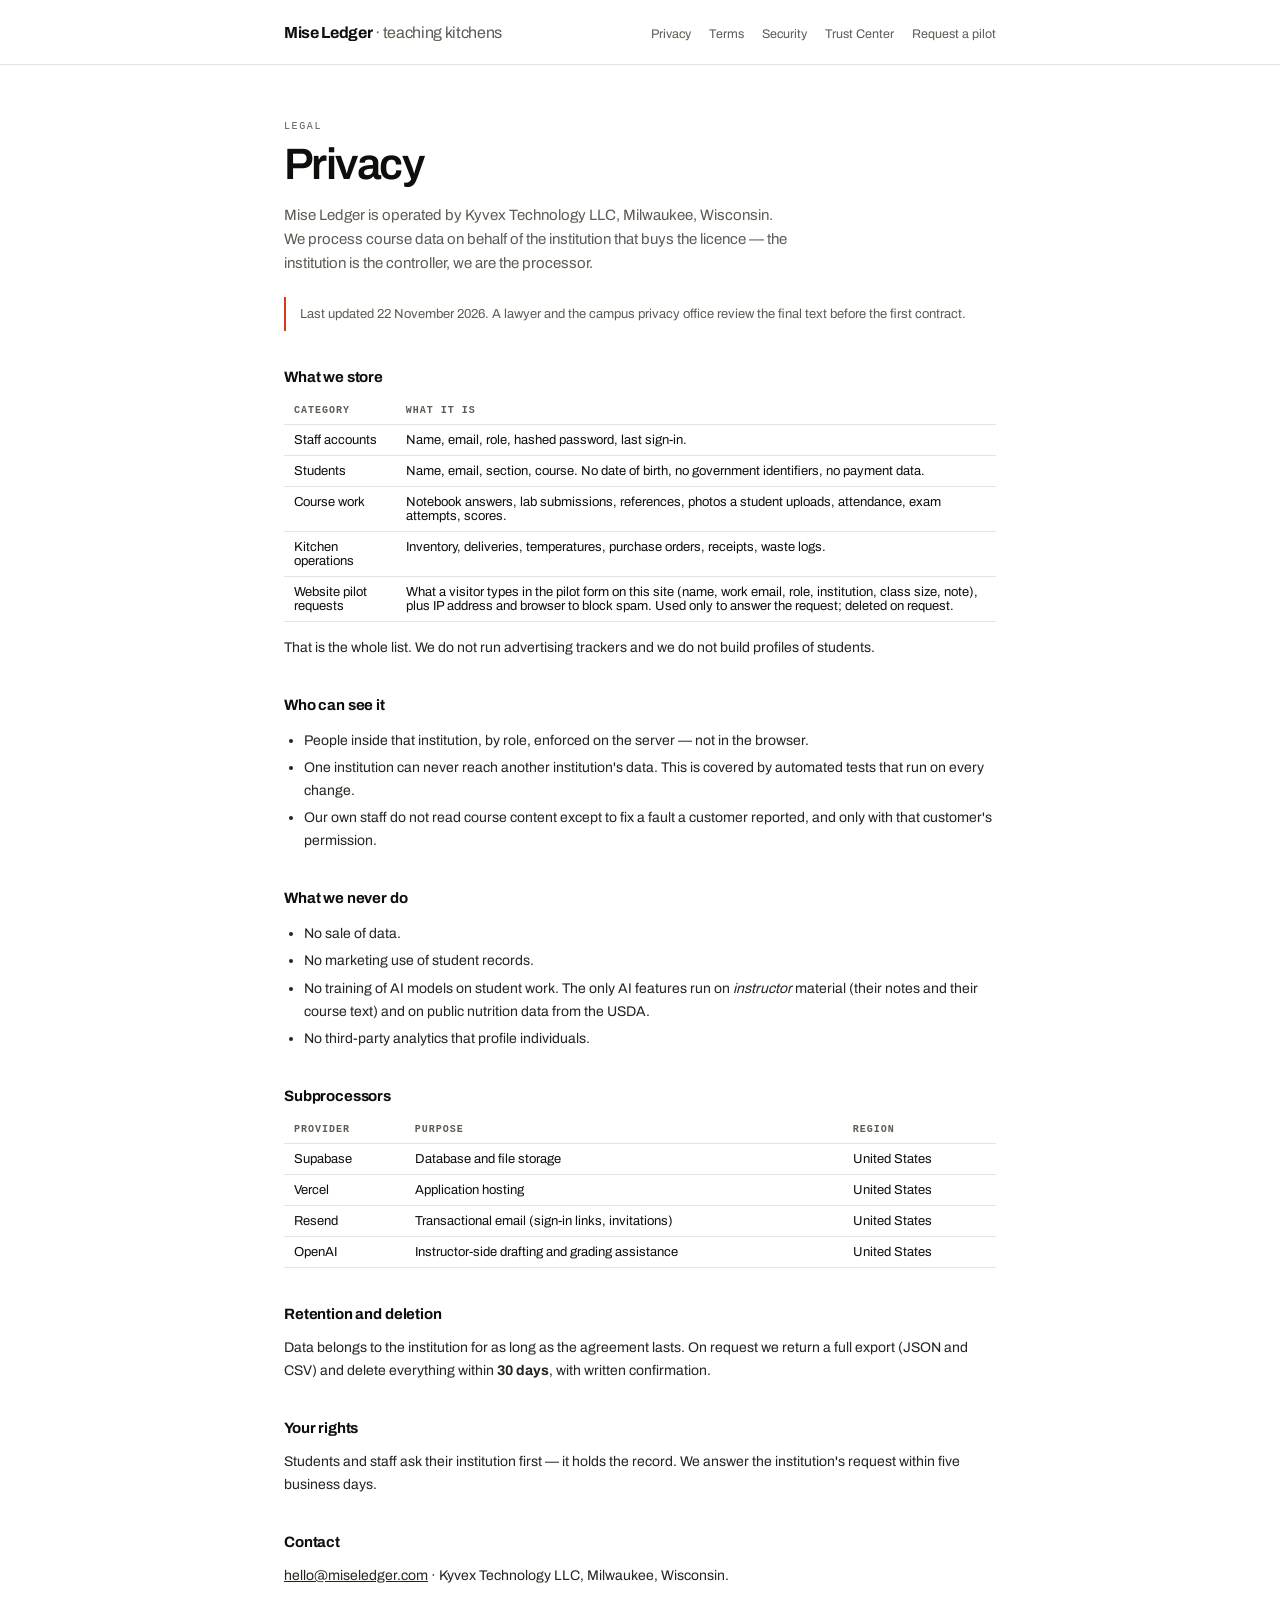
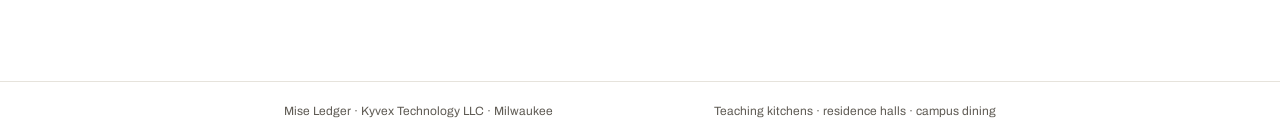
<file: privacy.html>
<!DOCTYPE html>
<html lang="en">
<head>
<meta charset="UTF-8"/>
<meta name="viewport" content="width=device-width, initial-scale=1"/>
<title>Privacy — Mise Ledger</title>
<meta name="description" content="What Mise Ledger stores, who can see it, and what we never do with it."/>
<link rel="canonical" href="https://www.miseledger.com/privacy"/>
<link rel="stylesheet" href="/fonts/fonts.css">
<link rel="stylesheet" href="/legal.css"/>
</head>
<body>
<header><div class="wrap">
  <a class="brand" href="/">Mise Ledger <span>· teaching kitchens</span></a>
  <nav><a href="/privacy.html">Privacy</a><a href="/terms.html">Terms</a><a href="/security.html">Security</a><a href="/trust">Trust Center</a><a href="/#pilot">Request a pilot</a></nav>
</div></header>

<main><div class="wrap">
  <div class="eyebrow">Legal</div>
  <h1>Privacy</h1>
  <p class="lead">Mise Ledger is operated by Kyvex Technology LLC, Milwaukee, Wisconsin. We process course data on behalf of the institution that buys the licence — the institution is the controller, we are the processor.</p>

  <div class="note">Last updated 22 November 2026. A lawyer and the campus privacy office review the final text before the first contract.</div>

  <h2>What we store</h2>
  <table>
    <tr><th>Category</th><th>What it is</th></tr>
    <tr><td>Staff accounts</td><td>Name, email, role, hashed password, last sign-in.</td></tr>
    <tr><td>Students</td><td>Name, email, section, course. No date of birth, no government identifiers, no payment data.</td></tr>
    <tr><td>Course work</td><td>Notebook answers, lab submissions, references, photos a student uploads, attendance, exam attempts, scores.</td></tr>
    <tr><td>Kitchen operations</td><td>Inventory, deliveries, temperatures, purchase orders, receipts, waste logs.</td></tr>
    <tr><td>Website pilot requests</td><td>What a visitor types in the pilot form on this site (name, work email, role, institution, class size, note), plus IP address and browser to block spam. Used only to answer the request; deleted on request.</td></tr>
  </table>
  <p>That is the whole list. We do not run advertising trackers and we do not build profiles of students.</p>

  <h2>Who can see it</h2>
  <ul>
    <li>People inside that institution, by role, enforced on the server — not in the browser.</li>
    <li>One institution can never reach another institution's data. This is covered by automated tests that run on every change.</li>
    <li>Our own staff do not read course content except to fix a fault a customer reported, and only with that customer's permission.</li>
  </ul>

  <h2>What we never do</h2>
  <ul>
    <li>No sale of data.</li>
    <li>No marketing use of student records.</li>
    <li>No training of AI models on student work. The only AI features run on <em>instructor</em> material (their notes and their course text) and on public nutrition data from the USDA.</li>
    <li>No third-party analytics that profile individuals.</li>
  </ul>

  <h2>Subprocessors</h2>
  <table>
    <tr><th>Provider</th><th>Purpose</th><th>Region</th></tr>
    <tr><td>Supabase</td><td>Database and file storage</td><td>United States</td></tr>
    <tr><td>Vercel</td><td>Application hosting</td><td>United States</td></tr>
    <tr><td>Resend</td><td>Transactional email (sign-in links, invitations)</td><td>United States</td></tr>
    <tr><td>OpenAI</td><td>Instructor-side drafting and grading assistance</td><td>United States</td></tr>
  </table>

  <h2>Retention and deletion</h2>
  <p>Data belongs to the institution for as long as the agreement lasts. On request we return a full export (JSON and CSV) and delete everything within <strong>30 days</strong>, with written confirmation.</p>

  <h2>Your rights</h2>
  <p>Students and staff ask their institution first — it holds the record. We answer the institution's request within five business days.</p>

  <h2>Contact</h2>
  <p><a href="mailto:hello@miseledger.com">hello@miseledger.com</a> · Kyvex Technology LLC, Milwaukee, Wisconsin.</p>
</div></main>

<footer><div class="wrap"><span>Mise Ledger · Kyvex Technology LLC · Milwaukee</span><span>Teaching kitchens · residence halls · campus dining</span></div></footer>
</body></html>
</file>
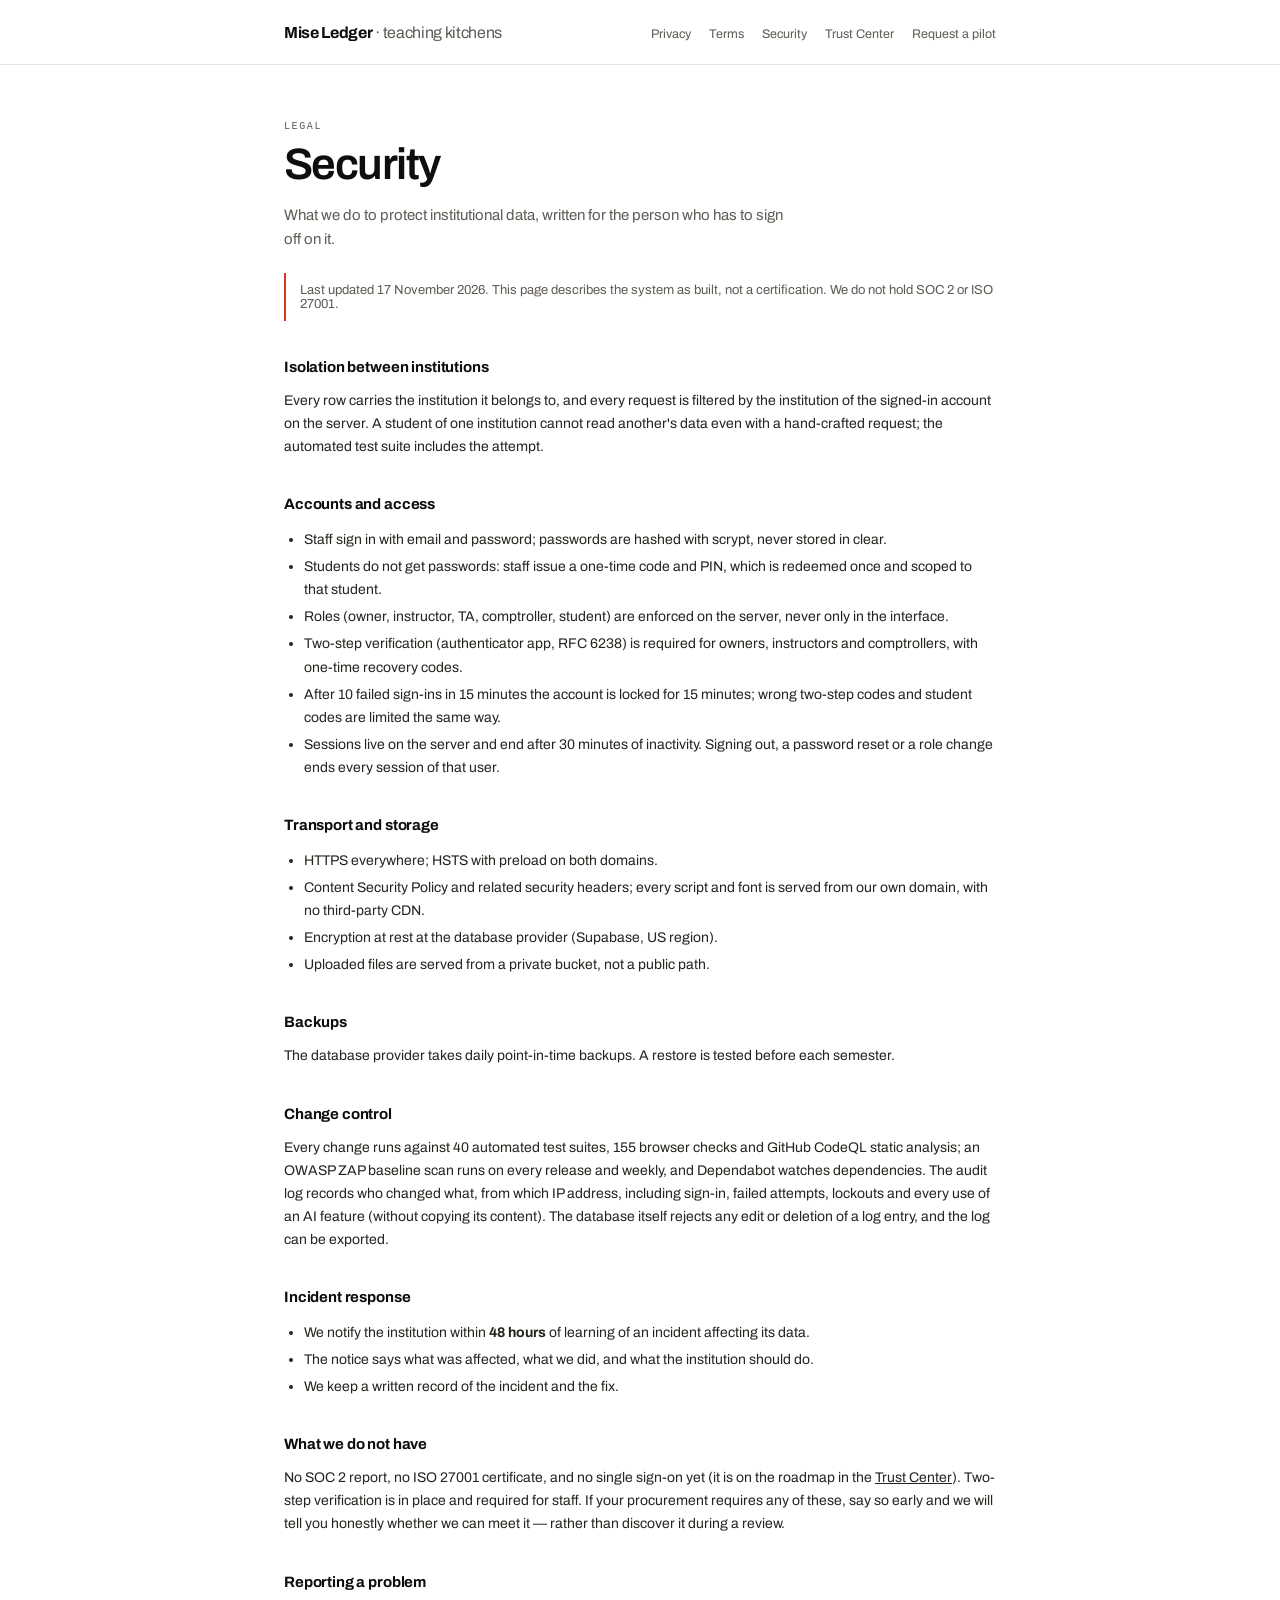
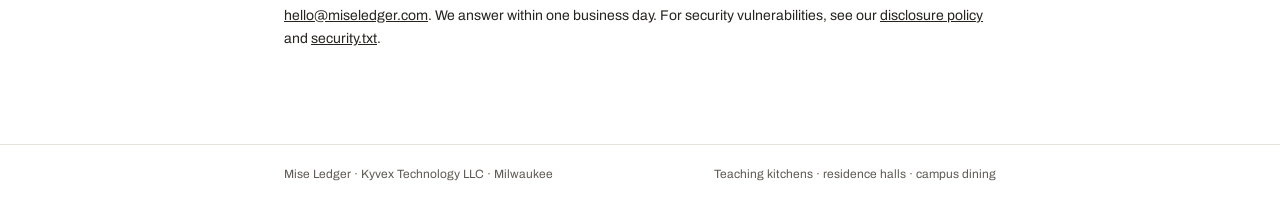
<file: security.html>
<!DOCTYPE html>
<html lang="en">
<head>
<meta charset="UTF-8"/>
<meta name="viewport" content="width=device-width, initial-scale=1"/>
<title>Security — Mise Ledger</title>
<meta name="description" content="How Mise Ledger protects institutional data: isolation, access control, backups and incident response."/>
<link rel="canonical" href="https://www.miseledger.com/security"/>
<link rel="stylesheet" href="/fonts/fonts.css">
<link rel="stylesheet" href="/legal.css"/>
</head>
<body>
<header><div class="wrap">
  <a class="brand" href="/">Mise Ledger <span>· teaching kitchens</span></a>
  <nav><a href="/privacy.html">Privacy</a><a href="/terms.html">Terms</a><a href="/security.html">Security</a><a href="/trust">Trust Center</a><a href="/#pilot">Request a pilot</a></nav>
</div></header>

<main><div class="wrap">
  <div class="eyebrow">Legal</div>
  <h1>Security</h1>
  <p class="lead">What we do to protect institutional data, written for the person who has to sign off on it.</p>

  <div class="note">Last updated 17 November 2026. This page describes the system as built, not a certification. We do not hold SOC 2 or ISO 27001.</div>

  <h2>Isolation between institutions</h2>
  <p>Every row carries the institution it belongs to, and every request is filtered by the institution of the signed-in account on the server. A student of one institution cannot read another's data even with a hand-crafted request; the automated test suite includes the attempt.</p>

  <h2>Accounts and access</h2>
  <ul>
    <li>Staff sign in with email and password; passwords are hashed with scrypt, never stored in clear.</li>
    <li>Students do not get passwords: staff issue a one-time code and PIN, which is redeemed once and scoped to that student.</li>
    <li>Roles (owner, instructor, TA, comptroller, student) are enforced on the server, never only in the interface.</li>
    <li>Two-step verification (authenticator app, RFC 6238) is required for owners, instructors and comptrollers, with one-time recovery codes.</li>
    <li>After 10 failed sign-ins in 15 minutes the account is locked for 15 minutes; wrong two-step codes and student codes are limited the same way.</li>
    <li>Sessions live on the server and end after 30 minutes of inactivity. Signing out, a password reset or a role change ends every session of that user.</li>
  </ul>

  <h2>Transport and storage</h2>
  <ul>
    <li>HTTPS everywhere; HSTS with preload on both domains.</li>
    <li>Content Security Policy and related security headers; every script and font is served from our own domain, with no third-party CDN.</li>
    <li>Encryption at rest at the database provider (Supabase, US region).</li>
    <li>Uploaded files are served from a private bucket, not a public path.</li>
  </ul>

  <h2>Backups</h2>
  <p>The database provider takes daily point-in-time backups. A restore is tested before each semester.</p>

  <h2>Change control</h2>
  <p>Every change runs against 40 automated test suites, 155 browser checks and GitHub CodeQL static analysis; an OWASP ZAP baseline scan runs on every release and weekly, and Dependabot watches dependencies. The audit log records who changed what, from which IP address, including sign-in, failed attempts, lockouts and every use of an AI feature (without copying its content). The database itself rejects any edit or deletion of a log entry, and the log can be exported.</p>

  <h2>Incident response</h2>
  <ul>
    <li>We notify the institution within <strong>48 hours</strong> of learning of an incident affecting its data.</li>
    <li>The notice says what was affected, what we did, and what the institution should do.</li>
    <li>We keep a written record of the incident and the fix.</li>
  </ul>

  <h2>What we do not have</h2>
  <p>No SOC 2 report, no ISO 27001 certificate, and no single sign-on yet (it is on the roadmap in the <a href="/trust">Trust Center</a>). Two-step verification is in place and required for staff. If your procurement requires any of these, say so early and we will tell you honestly whether we can meet it — rather than discover it during a review.</p>

  <h2>Reporting a problem</h2>
  <p><a href="mailto:hello@miseledger.com">hello@miseledger.com</a>. We answer within one business day. For security vulnerabilities, see our <a href="/trust#disclosure">disclosure policy</a> and <a href="/.well-known/security.txt">security.txt</a>.</p>
</div></main>

<footer><div class="wrap"><span>Mise Ledger · Kyvex Technology LLC · Milwaukee</span><span>Teaching kitchens · residence halls · campus dining</span></div></footer>
</body></html>
</file>
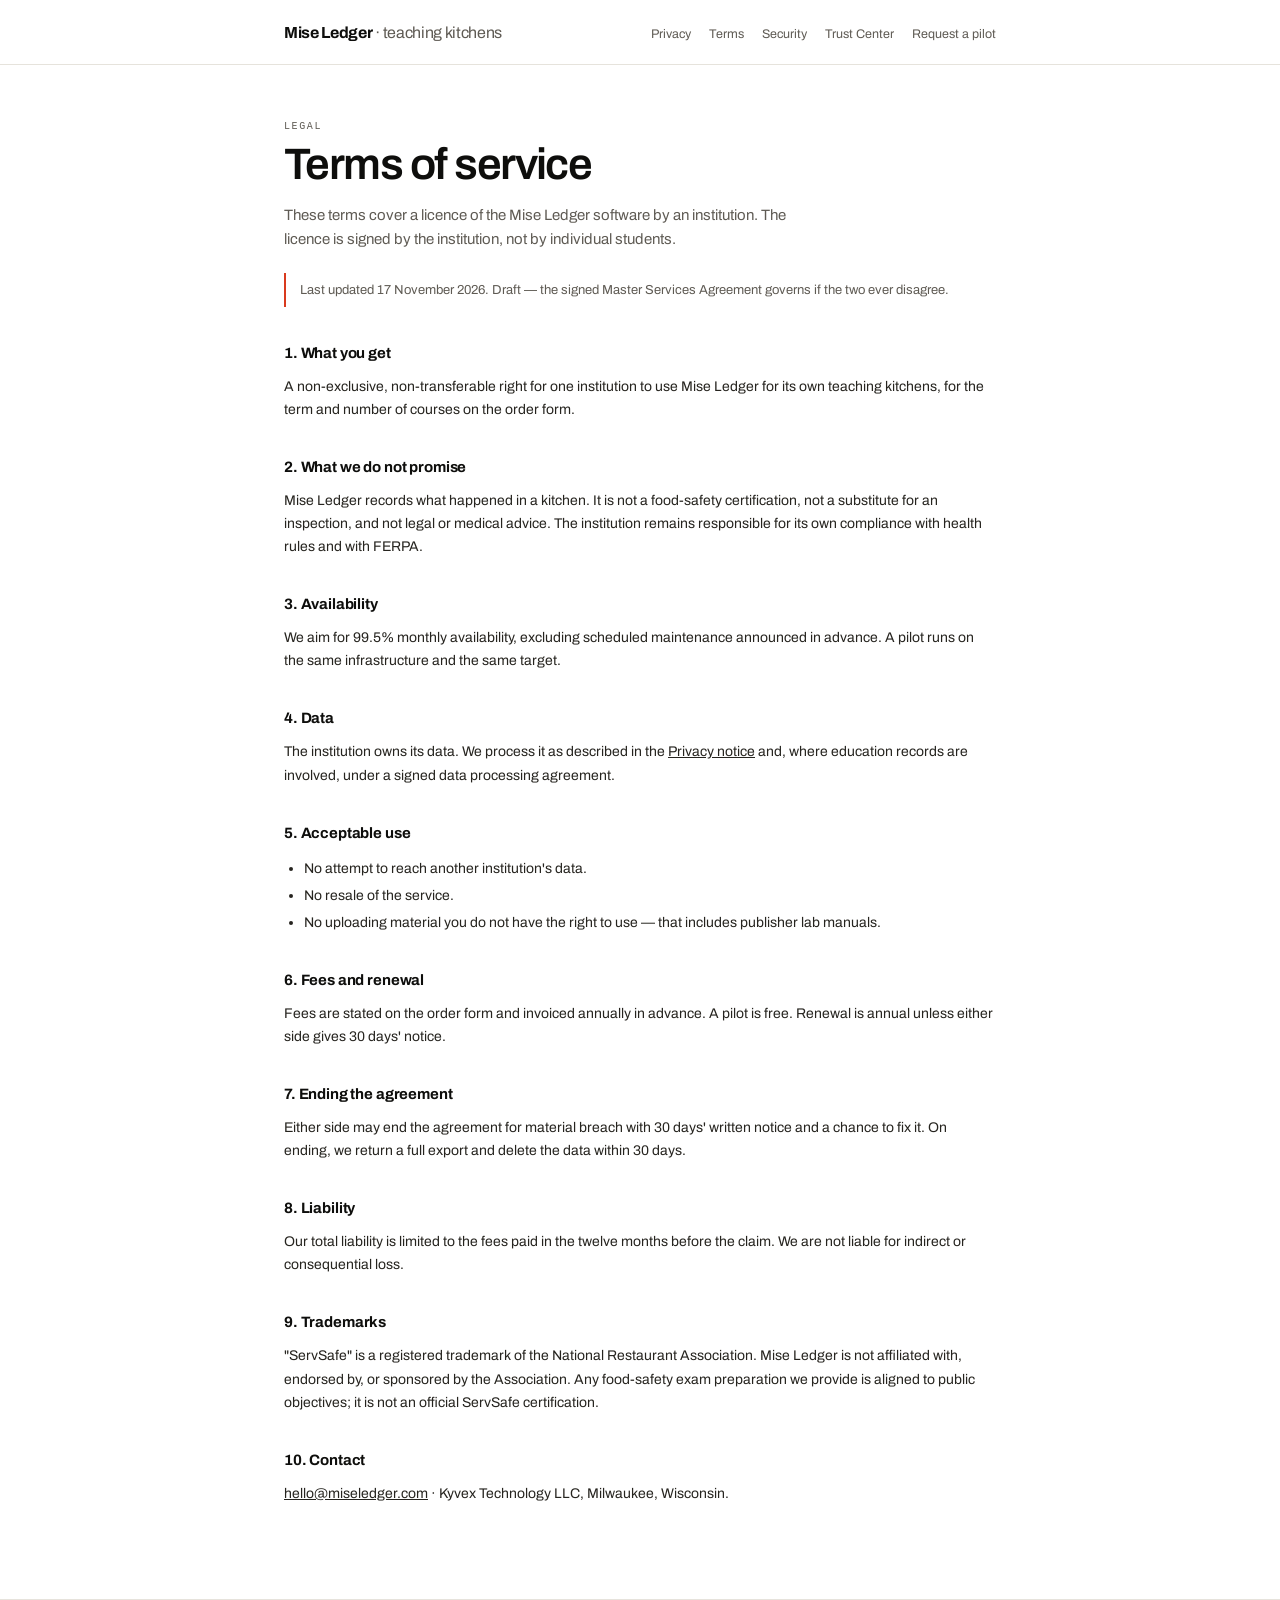
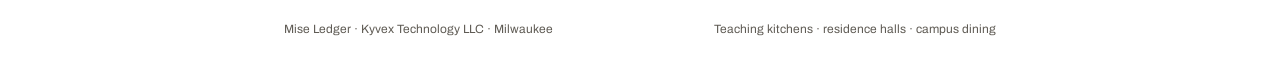
<file: terms.html>
<!DOCTYPE html>
<html lang="en">
<head>
<meta charset="UTF-8"/>
<meta name="viewport" content="width=device-width, initial-scale=1"/>
<title>Terms — Mise Ledger</title>
<meta name="description" content="The terms under which an institution licenses Mise Ledger."/>
<link rel="canonical" href="https://www.miseledger.com/terms"/>
<link rel="stylesheet" href="/fonts/fonts.css">
<link rel="stylesheet" href="/legal.css"/>
</head>
<body>
<header><div class="wrap">
  <a class="brand" href="/">Mise Ledger <span>· teaching kitchens</span></a>
  <nav><a href="/privacy.html">Privacy</a><a href="/terms.html">Terms</a><a href="/security.html">Security</a><a href="/trust">Trust Center</a><a href="/#pilot">Request a pilot</a></nav>
</div></header>

<main><div class="wrap">
  <div class="eyebrow">Legal</div>
  <h1>Terms of service</h1>
  <p class="lead">These terms cover a licence of the Mise Ledger software by an institution. The licence is signed by the institution, not by individual students.</p>

  <div class="note">Last updated 17 November 2026. Draft — the signed Master Services Agreement governs if the two ever disagree.</div>

  <h2>1. What you get</h2>
  <p>A non-exclusive, non-transferable right for one institution to use Mise Ledger for its own teaching kitchens, for the term and number of courses on the order form.</p>

  <h2>2. What we do not promise</h2>
  <p>Mise Ledger records what happened in a kitchen. It is not a food-safety certification, not a substitute for an inspection, and not legal or medical advice. The institution remains responsible for its own compliance with health rules and with FERPA.</p>

  <h2>3. Availability</h2>
  <p>We aim for 99.5% monthly availability, excluding scheduled maintenance announced in advance. A pilot runs on the same infrastructure and the same target.</p>

  <h2>4. Data</h2>
  <p>The institution owns its data. We process it as described in the <a href="/privacy.html">Privacy notice</a> and, where education records are involved, under a signed data processing agreement.</p>

  <h2>5. Acceptable use</h2>
  <ul>
    <li>No attempt to reach another institution's data.</li>
    <li>No resale of the service.</li>
    <li>No uploading material you do not have the right to use — that includes publisher lab manuals.</li>
  </ul>

  <h2>6. Fees and renewal</h2>
  <p>Fees are stated on the order form and invoiced annually in advance. A pilot is free. Renewal is annual unless either side gives 30 days' notice.</p>

  <h2>7. Ending the agreement</h2>
  <p>Either side may end the agreement for material breach with 30 days' written notice and a chance to fix it. On ending, we return a full export and delete the data within 30 days.</p>

  <h2>8. Liability</h2>
  <p>Our total liability is limited to the fees paid in the twelve months before the claim. We are not liable for indirect or consequential loss.</p>

  <h2>9. Trademarks</h2>
  <p>"ServSafe" is a registered trademark of the National Restaurant Association. Mise Ledger is not affiliated with, endorsed by, or sponsored by the Association. Any food-safety exam preparation we provide is aligned to public objectives; it is not an official ServSafe certification.</p>

  <h2>10. Contact</h2>
  <p><a href="mailto:hello@miseledger.com">hello@miseledger.com</a> · Kyvex Technology LLC, Milwaukee, Wisconsin.</p>
</div></main>

<footer><div class="wrap"><span>Mise Ledger · Kyvex Technology LLC · Milwaukee</span><span>Teaching kitchens · residence halls · campus dining</span></div></footer>
</body></html>
</file>
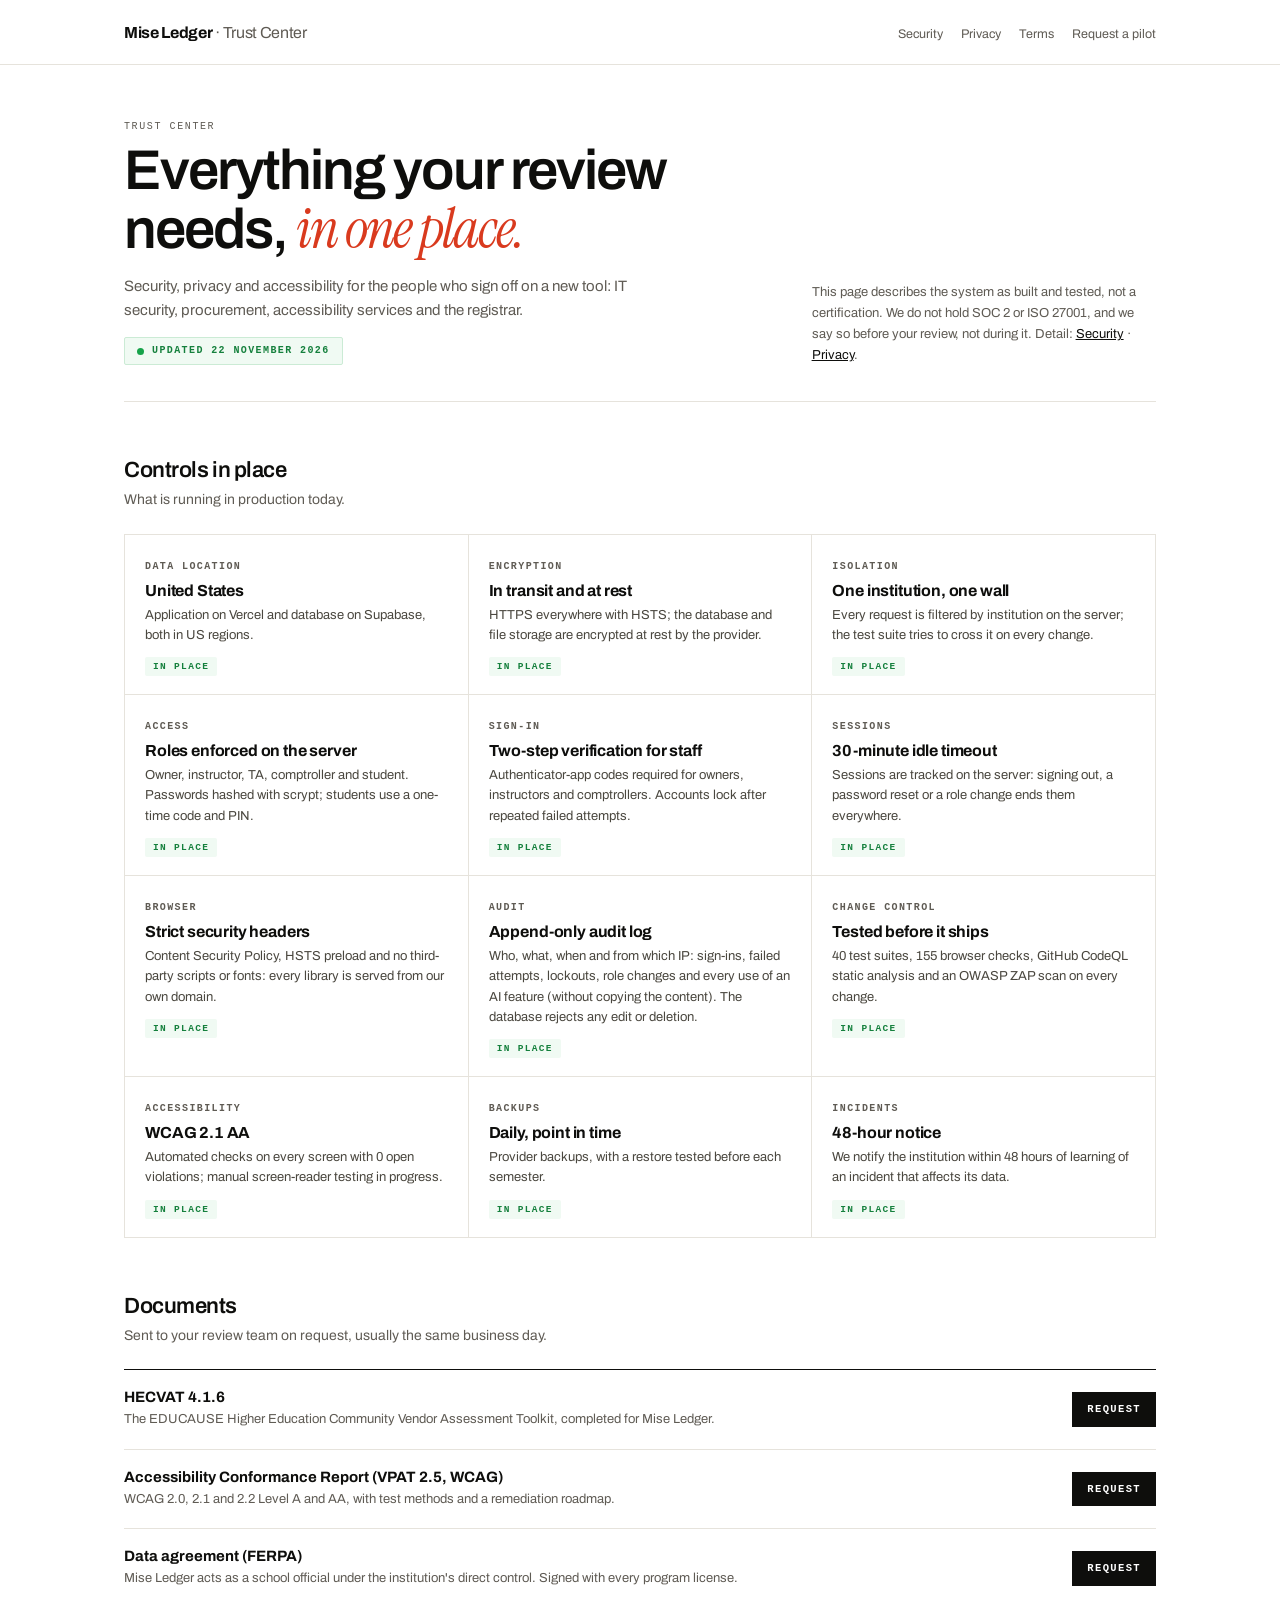
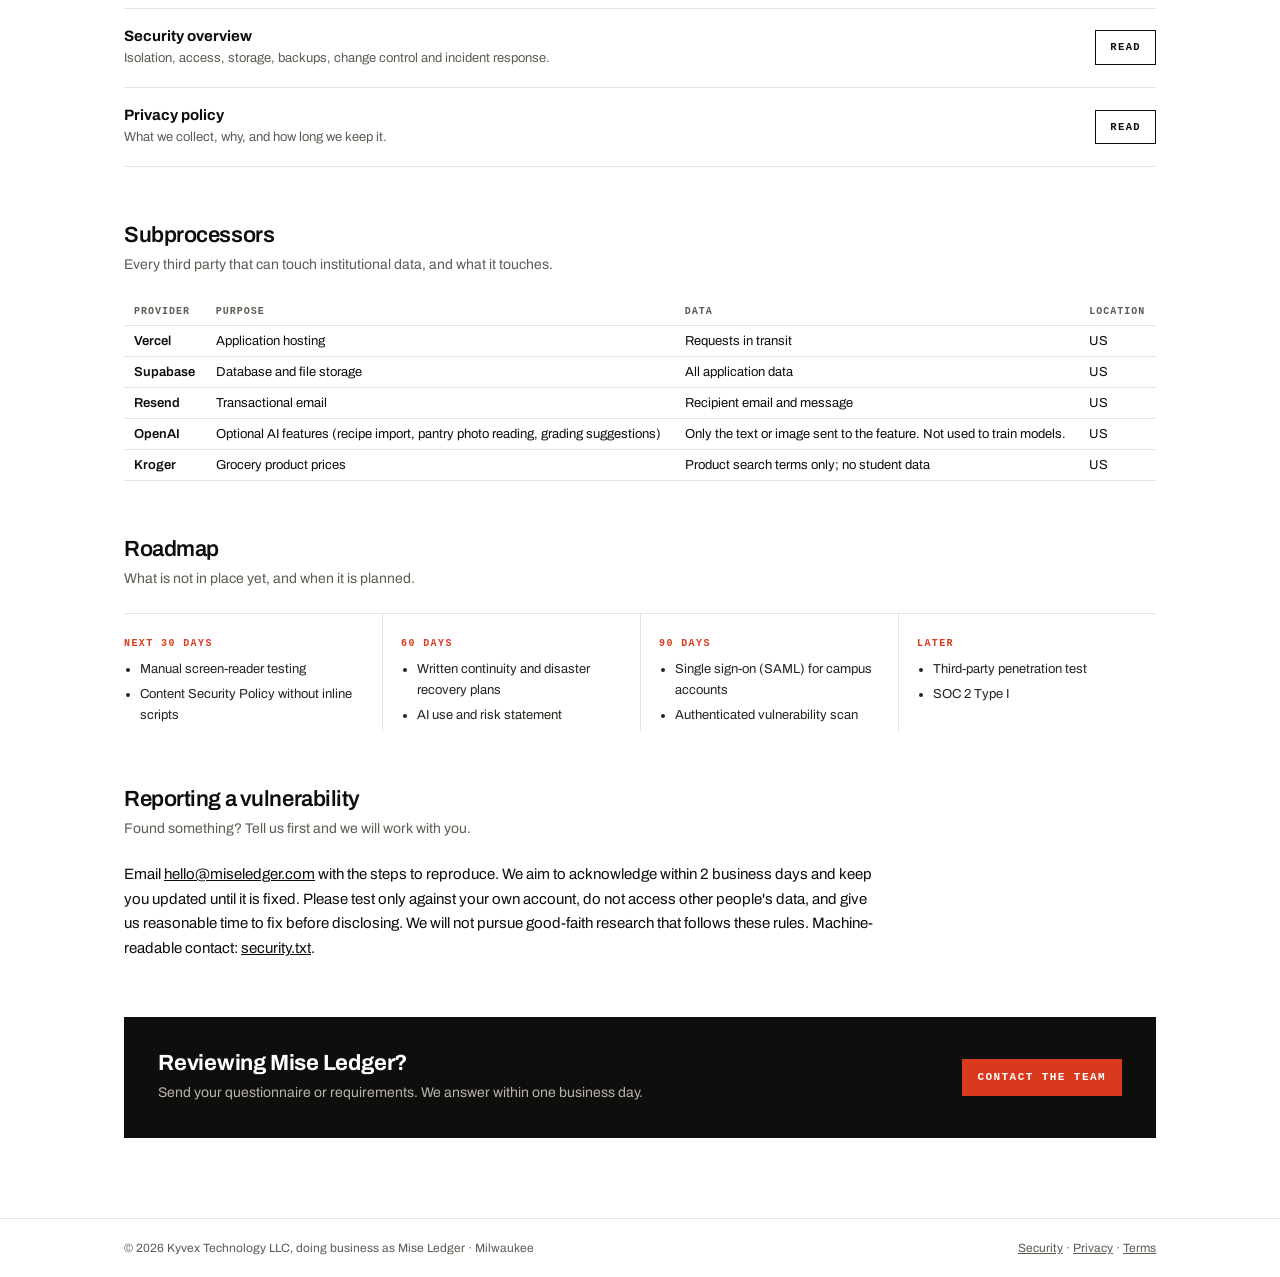
<file: trust.html>
<!DOCTYPE html>
<html lang="en">
<head>
<meta charset="UTF-8"/>
<meta name="viewport" content="width=device-width, initial-scale=1"/>
<title>Trust Center — Mise Ledger</title>
<meta name="description" content="Security, privacy, accessibility and compliance documents for Mise Ledger: HECVAT, VPAT/ACR, FERPA, subprocessors and the security roadmap."/>
<link rel="canonical" href="https://www.miseledger.com/trust"/>
<link rel="icon" href="/favicon.svg" type="image/svg+xml"/>
<link rel="stylesheet" href="/fonts/fonts.css">
<link rel="stylesheet" href="/legal.css"/>
<style>
  .wrap.w{max-width:1080px}
  header .wrap.w,footer .wrap.w{max-width:1080px}
  .hero2{display:grid;grid-template-columns:1.3fr .7fr;gap:48px;align-items:end;padding-bottom:36px;border-bottom:1px solid var(--rule)}
  .hero2 h1{font-size:clamp(36px,5vw,56px)}
  .badge{display:inline-flex;align-items:center;gap:8px;font:600 10px/1 var(--mono);letter-spacing:.14em;text-transform:uppercase;color:#15803d;background:#F0FAF3;border:1px solid #CBEBD5;padding:8px 12px;border-radius:2px}
  .badge::before{content:"";width:7px;height:7px;border-radius:50%;background:#16a34a}
  .hero2 .side{font-size:13px;line-height:1.6;color:var(--grey)}
  .disc{max-width:760px;margin:0;font-size:15px;line-height:1.65;color:var(--ink,#1b1a17)}
  .hero2 .side a{color:var(--ink)}
  .sec{margin-top:56px}
  .sec>h2{font-size:22px;font-weight:600;letter-spacing:-.02em;margin:0 0 6px}
  .sec>p.s{margin:0 0 22px;color:var(--grey);font-size:14px}
  .controls{display:grid;grid-template-columns:repeat(3,1fr);border-top:1px solid var(--rule);border-left:1px solid var(--rule)}
  .controls>div{border-right:1px solid var(--rule);border-bottom:1px solid var(--rule);padding:20px 20px 18px}
  .controls small{font:600 10px/1 var(--mono);letter-spacing:.14em;text-transform:uppercase;color:var(--grey)}
  .controls b{display:block;margin-top:10px;font-size:16px;letter-spacing:-.01em}
  .controls span{display:block;margin-top:6px;font-size:13px;line-height:1.55;color:#4A473F}
  .st{display:inline-block;margin-top:12px;font:600 9.5px/1 var(--mono);letter-spacing:.14em;text-transform:uppercase;padding:5px 8px;border-radius:2px}
  .controls span.st{display:inline-block;margin-top:12px;font-size:9.5px;line-height:1}
  .st.on{background:#F0FAF3;color:#15803d}
  .st.pl{background:#FFF6E5;color:#8A5300}
  .docs{border-top:1px solid var(--ink)}
  .doc{display:grid;grid-template-columns:1fr auto;gap:20px;align-items:center;padding:18px 0;border-bottom:1px solid var(--rule)}
  .doc b{font-size:15px}
  .doc p{margin:4px 0 0;font-size:13px;color:var(--grey)}
  .doc a.btn{font:600 10.5px/1 var(--mono);letter-spacing:.13em;text-transform:uppercase;text-decoration:none;border:1px solid var(--ink);padding:11px 14px;white-space:nowrap}
  .doc a.btn:hover{background:var(--ink);color:#fff}
  .doc a.btn.solid{background:var(--ink);color:#fff}
  .doc a.btn.solid:hover{background:var(--red);border-color:var(--red)}
  table td b{font-weight:600}
  .road{display:grid;grid-template-columns:repeat(4,1fr);gap:0;border-top:1px solid var(--rule)}
  .road>div{padding:18px 18px 0 0}
  .road>div+div{padding-left:18px;border-left:1px solid var(--rule)}
  .road small{font:600 10px/1 var(--mono);letter-spacing:.14em;text-transform:uppercase;color:var(--red)}
  .road ul{margin:10px 0 0;padding-left:16px}
  .road li{font-size:13px}
  .contact{margin-top:56px;background:var(--ink);color:#F3EFE6;padding:34px;display:flex;justify-content:space-between;gap:24px;align-items:center;flex-wrap:wrap}
  .contact h2{margin:0;font-size:22px;color:#fff}
  .contact p{margin:6px 0 0;color:#B9B3A8;font-size:14px}
  .contact a{color:#fff;font:600 11px/1 var(--mono);letter-spacing:.13em;text-transform:uppercase;text-decoration:none;background:var(--red);padding:13px 16px}
  @media(max-width:820px){.hero2{grid-template-columns:1fr;gap:20px}.controls{grid-template-columns:1fr 1fr}.road{grid-template-columns:1fr 1fr}.road>div:nth-child(3){padding-left:0;border-left:0}}
  @media(max-width:540px){.controls{grid-template-columns:1fr}.road{grid-template-columns:1fr}.road>div+div{padding-left:0;border-left:0}.doc{grid-template-columns:1fr}.doc a.btn{justify-self:start}table{font-size:12px}th,td{padding:8px 6px}}
</style>
</head>
<body>
<header><div class="wrap w">
  <a class="brand" href="/">Mise Ledger <span>· Trust Center</span></a>
  <nav><a href="/security.html">Security</a><a href="/privacy.html">Privacy</a><a href="/terms.html">Terms</a><a href="/#pilot">Request a pilot</a></nav>
</div></header>

<main><div class="wrap w">
  <div class="hero2">
    <div>
      <div class="eyebrow">Trust Center</div>
      <h1>Everything your review needs, <em>in one place.</em></h1>
      <p class="lead">Security, privacy and accessibility for the people who sign off on a new tool: IT security, procurement, accessibility services and the registrar.</p>
      <span class="badge">Updated 22 November 2026</span>
    </div>
    <div class="side">This page describes the system as built and tested, not a certification. We do not hold SOC 2 or ISO 27001, and we say so before your review, not during it. Detail: <a href="/security.html">Security</a> · <a href="/privacy.html">Privacy</a>.</div>
  </div>

  <section class="sec" aria-labelledby="c1">
    <h2 id="c1">Controls in place</h2>
    <p class="s">What is running in production today.</p>
    <div class="controls">
      <div><small>Data location</small><b>United States</b><span>Application on Vercel and database on Supabase, both in US regions.</span><span class="st on">In place</span></div>
      <div><small>Encryption</small><b>In transit and at rest</b><span>HTTPS everywhere with HSTS; the database and file storage are encrypted at rest by the provider.</span><span class="st on">In place</span></div>
      <div><small>Isolation</small><b>One institution, one wall</b><span>Every request is filtered by institution on the server; the test suite tries to cross it on every change.</span><span class="st on">In place</span></div>
      <div><small>Access</small><b>Roles enforced on the server</b><span>Owner, instructor, TA, comptroller and student. Passwords hashed with scrypt; students use a one-time code and PIN.</span><span class="st on">In place</span></div>
      <div><small>Sign-in</small><b>Two-step verification for staff</b><span>Authenticator-app codes required for owners, instructors and comptrollers. Accounts lock after repeated failed attempts.</span><span class="st on">In place</span></div>
      <div><small>Sessions</small><b>30-minute idle timeout</b><span>Sessions are tracked on the server: signing out, a password reset or a role change ends them everywhere.</span><span class="st on">In place</span></div>
      <div><small>Browser</small><b>Strict security headers</b><span>Content Security Policy, HSTS preload and no third-party scripts or fonts: every library is served from our own domain.</span><span class="st on">In place</span></div>
      <div><small>Audit</small><b>Append-only audit log</b><span>Who, what, when and from which IP: sign-ins, failed attempts, lockouts, role changes and every use of an AI feature (without copying the content). The database rejects any edit or deletion.</span><span class="st on">In place</span></div>
      <div><small>Change control</small><b>Tested before it ships</b><span>40 test suites, 155 browser checks, GitHub CodeQL static analysis and an OWASP ZAP scan on every change.</span><span class="st on">In place</span></div>
      <div><small>Accessibility</small><b>WCAG 2.1 AA</b><span>Automated checks on every screen with 0 open violations; manual screen-reader testing in progress.</span><span class="st on">In place</span></div>
      <div><small>Backups</small><b>Daily, point in time</b><span>Provider backups, with a restore tested before each semester.</span><span class="st on">In place</span></div>
      <div><small>Incidents</small><b>48-hour notice</b><span>We notify the institution within 48 hours of learning of an incident that affects its data.</span><span class="st on">In place</span></div>
    </div>
  </section>

  <section class="sec" aria-labelledby="c2">
    <h2 id="c2">Documents</h2>
    <p class="s">Sent to your review team on request, usually the same business day.</p>
    <div class="docs">
      <div class="doc"><div><b>HECVAT 4.1.6</b><p>The EDUCAUSE Higher Education Community Vendor Assessment Toolkit, completed for Mise Ledger.</p></div><a class="btn solid" href="mailto:hello@miseledger.com?subject=HECVAT%20request">Request</a></div>
      <div class="doc"><div><b>Accessibility Conformance Report (VPAT 2.5, WCAG)</b><p>WCAG 2.0, 2.1 and 2.2 Level A and AA, with test methods and a remediation roadmap.</p></div><a class="btn solid" href="mailto:hello@miseledger.com?subject=ACR%20%2F%20VPAT%20request">Request</a></div>
      <div class="doc"><div><b>Data agreement (FERPA)</b><p>Mise Ledger acts as a school official under the institution's direct control. Signed with every program license.</p></div><a class="btn solid" href="mailto:hello@miseledger.com?subject=Data%20agreement%20request">Request</a></div>
      <div class="doc"><div><b>Security overview</b><p>Isolation, access, storage, backups, change control and incident response.</p></div><a class="btn" href="/security.html">Read</a></div>
      <div class="doc"><div><b>Privacy policy</b><p>What we collect, why, and how long we keep it.</p></div><a class="btn" href="/privacy.html">Read</a></div>
    </div>
  </section>

  <section class="sec" aria-labelledby="c3">
    <h2 id="c3">Subprocessors</h2>
    <p class="s">Every third party that can touch institutional data, and what it touches.</p>
    <table>
      <thead><tr><th>Provider</th><th>Purpose</th><th>Data</th><th>Location</th></tr></thead>
      <tbody>
        <tr><td><b>Vercel</b></td><td>Application hosting</td><td>Requests in transit</td><td>US</td></tr>
        <tr><td><b>Supabase</b></td><td>Database and file storage</td><td>All application data</td><td>US</td></tr>
        <tr><td><b>Resend</b></td><td>Transactional email</td><td>Recipient email and message</td><td>US</td></tr>
        <tr><td><b>OpenAI</b></td><td>Optional AI features (recipe import, pantry photo reading, grading suggestions)</td><td>Only the text or image sent to the feature. Not used to train models.</td><td>US</td></tr>
        <tr><td><b>Kroger</b></td><td>Grocery product prices</td><td>Product search terms only; no student data</td><td>US</td></tr>
      </tbody>
    </table>
  </section>

  <section class="sec" aria-labelledby="c4">
    <h2 id="c4">Roadmap</h2>
    <p class="s">What is not in place yet, and when it is planned.</p>
    <div class="road">
      <div><small>Next 30 days</small><ul><li>Manual screen-reader testing</li><li>Content Security Policy without inline scripts</li></ul></div>
      <div><small>60 days</small><ul><li>Written continuity and disaster recovery plans</li><li>AI use and risk statement</li></ul></div>
      <div><small>90 days</small><ul><li>Single sign-on (SAML) for campus accounts</li><li>Authenticated vulnerability scan</li></ul></div>
      <div><small>Later</small><ul><li>Third-party penetration test</li><li>SOC 2 Type I</li></ul></div>
    </div>
  </section>

  <section class="sec" id="disclosure" aria-labelledby="c5">
    <h2 id="c5">Reporting a vulnerability</h2>
    <p class="s">Found something? Tell us first and we will work with you.</p>
    <p class="disc">Email <a href="mailto:hello@miseledger.com?subject=Security%20report">hello@miseledger.com</a> with the steps to reproduce. We aim to acknowledge within 2 business days and keep you updated until it is fixed. Please test only against your own account, do not access other people's data, and give us reasonable time to fix before disclosing. We will not pursue good-faith research that follows these rules. Machine-readable contact: <a href="/.well-known/security.txt">security.txt</a>.</p>
  </section>

  <div class="contact">
    <div><h2>Reviewing Mise Ledger?</h2><p>Send your questionnaire or requirements. We answer within one business day.</p></div>
    <a href="mailto:hello@miseledger.com?subject=Security%20review">Contact the team</a>
  </div>
</div></main>

<footer><div class="wrap w"><span>© 2026 Kyvex Technology LLC, doing business as Mise Ledger · Milwaukee</span><span><a href="/security.html">Security</a> · <a href="/privacy.html">Privacy</a> · <a href="/terms.html">Terms</a></span></div></footer>
</body></html>
</file>
<file: fonts/fonts.css>
/* Self-hosted fonts (SIL Open Font License). No third-party requests. */
/* latin-ext */
@font-face {
  font-family: 'Archivo';
  font-style: normal;
  font-weight: 400;
  font-stretch: 100%;
  font-display: swap;
  src: url(/fonts/Archivo-latin-ext-594978.woff2) format('woff2');
  unicode-range: U+0100-02BA, U+02BD-02C5, U+02C7-02CC, U+02CE-02D7, U+02DD-02FF, U+0304, U+0308, U+0329, U+1D00-1DBF, U+1E00-1E9F, U+1EF2-1EFF, U+2020, U+20A0-20AB, U+20AD-20C4, U+2113, U+2C60-2C7F, U+A720-A7FF;
}
/* latin */
@font-face {
  font-family: 'Archivo';
  font-style: normal;
  font-weight: 400;
  font-stretch: 100%;
  font-display: swap;
  src: url(/fonts/Archivo-latin-2d6953.woff2) format('woff2');
  unicode-range: U+0000-00FF, U+0131, U+0152-0153, U+02BB-02BC, U+02C6, U+02DA, U+02DC, U+0304, U+0308, U+0329, U+2000-206F, U+20AC, U+2122, U+2191, U+2193, U+2212, U+2215, U+FEFF, U+FFFD;
}
/* latin-ext */
@font-face {
  font-family: 'Archivo';
  font-style: normal;
  font-weight: 500;
  font-stretch: 100%;
  font-display: swap;
  src: url(/fonts/Archivo-latin-ext-594978.woff2) format('woff2');
  unicode-range: U+0100-02BA, U+02BD-02C5, U+02C7-02CC, U+02CE-02D7, U+02DD-02FF, U+0304, U+0308, U+0329, U+1D00-1DBF, U+1E00-1E9F, U+1EF2-1EFF, U+2020, U+20A0-20AB, U+20AD-20C4, U+2113, U+2C60-2C7F, U+A720-A7FF;
}
/* latin */
@font-face {
  font-family: 'Archivo';
  font-style: normal;
  font-weight: 500;
  font-stretch: 100%;
  font-display: swap;
  src: url(/fonts/Archivo-latin-2d6953.woff2) format('woff2');
  unicode-range: U+0000-00FF, U+0131, U+0152-0153, U+02BB-02BC, U+02C6, U+02DA, U+02DC, U+0304, U+0308, U+0329, U+2000-206F, U+20AC, U+2122, U+2191, U+2193, U+2212, U+2215, U+FEFF, U+FFFD;
}
/* latin-ext */
@font-face {
  font-family: 'Archivo';
  font-style: normal;
  font-weight: 600;
  font-stretch: 100%;
  font-display: swap;
  src: url(/fonts/Archivo-latin-ext-594978.woff2) format('woff2');
  unicode-range: U+0100-02BA, U+02BD-02C5, U+02C7-02CC, U+02CE-02D7, U+02DD-02FF, U+0304, U+0308, U+0329, U+1D00-1DBF, U+1E00-1E9F, U+1EF2-1EFF, U+2020, U+20A0-20AB, U+20AD-20C4, U+2113, U+2C60-2C7F, U+A720-A7FF;
}
/* latin */
@font-face {
  font-family: 'Archivo';
  font-style: normal;
  font-weight: 600;
  font-stretch: 100%;
  font-display: swap;
  src: url(/fonts/Archivo-latin-2d6953.woff2) format('woff2');
  unicode-range: U+0000-00FF, U+0131, U+0152-0153, U+02BB-02BC, U+02C6, U+02DA, U+02DC, U+0304, U+0308, U+0329, U+2000-206F, U+20AC, U+2122, U+2191, U+2193, U+2212, U+2215, U+FEFF, U+FFFD;
}
/* latin-ext */
@font-face {
  font-family: 'Archivo';
  font-style: normal;
  font-weight: 700;
  font-stretch: 100%;
  font-display: swap;
  src: url(/fonts/Archivo-latin-ext-594978.woff2) format('woff2');
  unicode-range: U+0100-02BA, U+02BD-02C5, U+02C7-02CC, U+02CE-02D7, U+02DD-02FF, U+0304, U+0308, U+0329, U+1D00-1DBF, U+1E00-1E9F, U+1EF2-1EFF, U+2020, U+20A0-20AB, U+20AD-20C4, U+2113, U+2C60-2C7F, U+A720-A7FF;
}
/* latin */
@font-face {
  font-family: 'Archivo';
  font-style: normal;
  font-weight: 700;
  font-stretch: 100%;
  font-display: swap;
  src: url(/fonts/Archivo-latin-2d6953.woff2) format('woff2');
  unicode-range: U+0000-00FF, U+0131, U+0152-0153, U+02BB-02BC, U+02C6, U+02DA, U+02DC, U+0304, U+0308, U+0329, U+2000-206F, U+20AC, U+2122, U+2191, U+2193, U+2212, U+2215, U+FEFF, U+FFFD;
}
/* latin-ext */
@font-face {
  font-family: 'Instrument Serif';
  font-style: italic;
  font-weight: 400;
  font-display: swap;
  src: url(/fonts/InstrumentSerif-latin-ext-7f7326.woff2) format('woff2');
  unicode-range: U+0100-02BA, U+02BD-02C5, U+02C7-02CC, U+02CE-02D7, U+02DD-02FF, U+0304, U+0308, U+0329, U+1D00-1DBF, U+1E00-1E9F, U+1EF2-1EFF, U+2020, U+20A0-20AB, U+20AD-20C4, U+2113, U+2C60-2C7F, U+A720-A7FF;
}
/* latin */
@font-face {
  font-family: 'Instrument Serif';
  font-style: italic;
  font-weight: 400;
  font-display: swap;
  src: url(/fonts/InstrumentSerif-latin-253e49.woff2) format('woff2');
  unicode-range: U+0000-00FF, U+0131, U+0152-0153, U+02BB-02BC, U+02C6, U+02DA, U+02DC, U+0304, U+0308, U+0329, U+2000-206F, U+20AC, U+2122, U+2191, U+2193, U+2212, U+2215, U+FEFF, U+FFFD;
}
/* latin-ext */
@font-face {
  font-family: 'Instrument Serif';
  font-style: normal;
  font-weight: 400;
  font-display: swap;
  src: url(/fonts/InstrumentSerif-latin-ext-73b57d.woff2) format('woff2');
  unicode-range: U+0100-02BA, U+02BD-02C5, U+02C7-02CC, U+02CE-02D7, U+02DD-02FF, U+0304, U+0308, U+0329, U+1D00-1DBF, U+1E00-1E9F, U+1EF2-1EFF, U+2020, U+20A0-20AB, U+20AD-20C4, U+2113, U+2C60-2C7F, U+A720-A7FF;
}
/* latin */
@font-face {
  font-family: 'Instrument Serif';
  font-style: normal;
  font-weight: 400;
  font-display: swap;
  src: url(/fonts/InstrumentSerif-latin-d65c26.woff2) format('woff2');
  unicode-range: U+0000-00FF, U+0131, U+0152-0153, U+02BB-02BC, U+02C6, U+02DA, U+02DC, U+0304, U+0308, U+0329, U+2000-206F, U+20AC, U+2122, U+2191, U+2193, U+2212, U+2215, U+FEFF, U+FFFD;
}
</file>
<file: legal.css>
:root{
  --ink:#0E0E0C; --paper:#FFFFFF; --soft:#F7F6F3; --grey:#5F5B54; --rule:#E6E3DC; --red:#D93A1E;
  --sans:"Archivo",-apple-system,Helvetica,Arial,sans-serif;
  --serif:"Instrument Serif",Georgia,serif;
  --mono:ui-monospace,SFMono-Regular,Menlo,monospace;
}
*{box-sizing:border-box}
body{margin:0;background:var(--paper);color:var(--ink);font-family:var(--sans);-webkit-font-smoothing:antialiased}
::selection{background:var(--red);color:#fff}
a{color:inherit}
.wrap{max-width:760px;margin:0 auto;padding:0 24px}
header{border-bottom:1px solid var(--rule)}
header .wrap{display:flex;align-items:center;justify-content:space-between;height:64px}
.brand{font-weight:700;letter-spacing:-.02em;text-decoration:none}
.brand span{color:var(--grey);font-weight:400}
nav a{font-size:12.5px;color:var(--grey);text-decoration:none;margin-left:18px}
nav a:hover{color:var(--ink)}
main{padding:56px 0 80px}
.eyebrow{font-family:var(--mono);font-size:10px;letter-spacing:.16em;text-transform:uppercase;color:var(--grey)}
h1{font-family:var(--sans);font-weight:600;font-size:44px;line-height:1.04;letter-spacing:-.035em;margin:10px 0 8px}
h1 em{font-family:var(--serif);font-style:italic;font-weight:400;color:var(--red)}
.lead{font-size:15px;color:var(--grey);line-height:1.6;max-width:56ch}
h2{font-size:15px;font-weight:700;margin:38px 0 8px;letter-spacing:-.01em}
p,li{font-size:14px;line-height:1.65;color:#26241f}
ul{padding-left:20px}
li{margin:4px 0}
.note{border-left:2px solid var(--red);padding:10px 0 10px 14px;color:var(--grey);font-size:13px;margin:22px 0}
table{width:100%;border-collapse:collapse;margin:12px 0;font-size:13px}
th,td{text-align:left;padding:8px 10px;border-bottom:1px solid var(--rule);vertical-align:top}
th{font-size:10px;letter-spacing:.1em;text-transform:uppercase;color:var(--grey);font-family:var(--mono)}
footer{border-top:1px solid var(--rule);padding:22px 0;color:var(--grey);font-size:12px}
footer .wrap{display:flex;gap:16px;flex-wrap:wrap;justify-content:space-between}
@media(max-width:640px){h1{font-size:32px}main{padding:36px 0 56px}}
</file>
